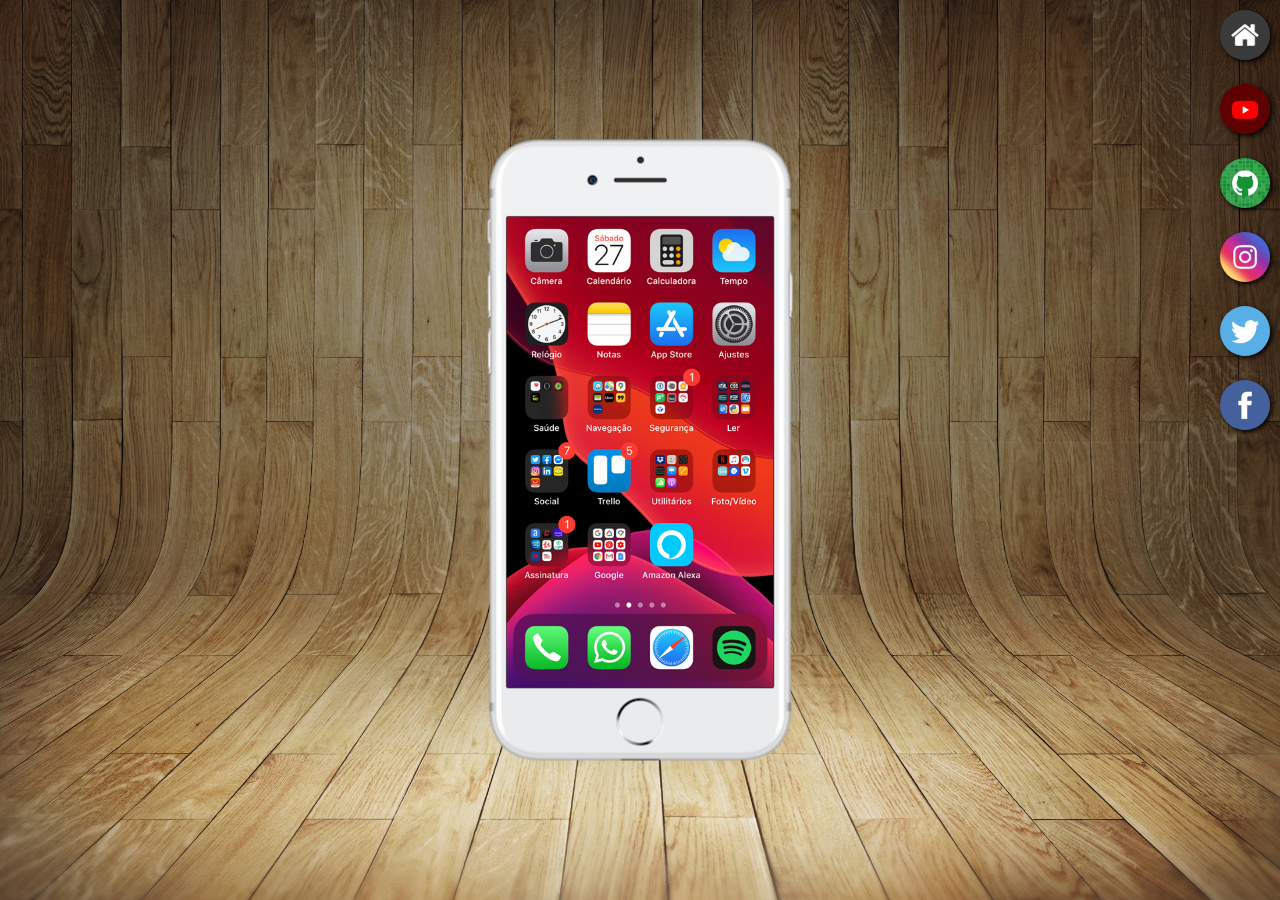
<file: index.html>
<!DOCTYPE html>
<html lang="pt-br">
<head>
    <meta charset="UTF-8">
    <meta name="viewport" content="width=device-width, initial-scale=1.0">
    <title>Projetos Redes Sociais</title>
    <link rel="shortcut icon" href="favicon.ico" type="image/x-icon">
    <link rel="stylesheet" href="estilos/style.css">
</head>
<body>
    <main>
        <section id="telefone">
            <iframe src="home.html" name="tela" id="tela" frameborder="0">
                Seu navegador não é compatível com isso
            </iframe>
        </section>
        <section id="redes-sociais">
            <a href="inicio.html" target="tela"><img src="imagens/logo-home.jpg" alt="home"></a><br>
            <a href="youtube.html" target="tela"><img src="imagens/logo-youtube.jpg" alt="youtube"></a><br>
            <a href="github.html" target="tela"><img src="imagens/logo-github.jpg" alt="github"></a><br>
            <a href="instagram.html" target="tela"><img src="imagens/logo-instagram.jpg" alt="instagram"></a><br>
            <a href="twitter.html" target="tela"><img src="imagens/logo-twitter.jpg" alt="twitter"></a><br>
            <a href="facebook.html" target="tela"><img src="imagens/logo-facebook.jpg" alt="facebook"></a>
        </section>
    </main>
</body>
</html>
</file>
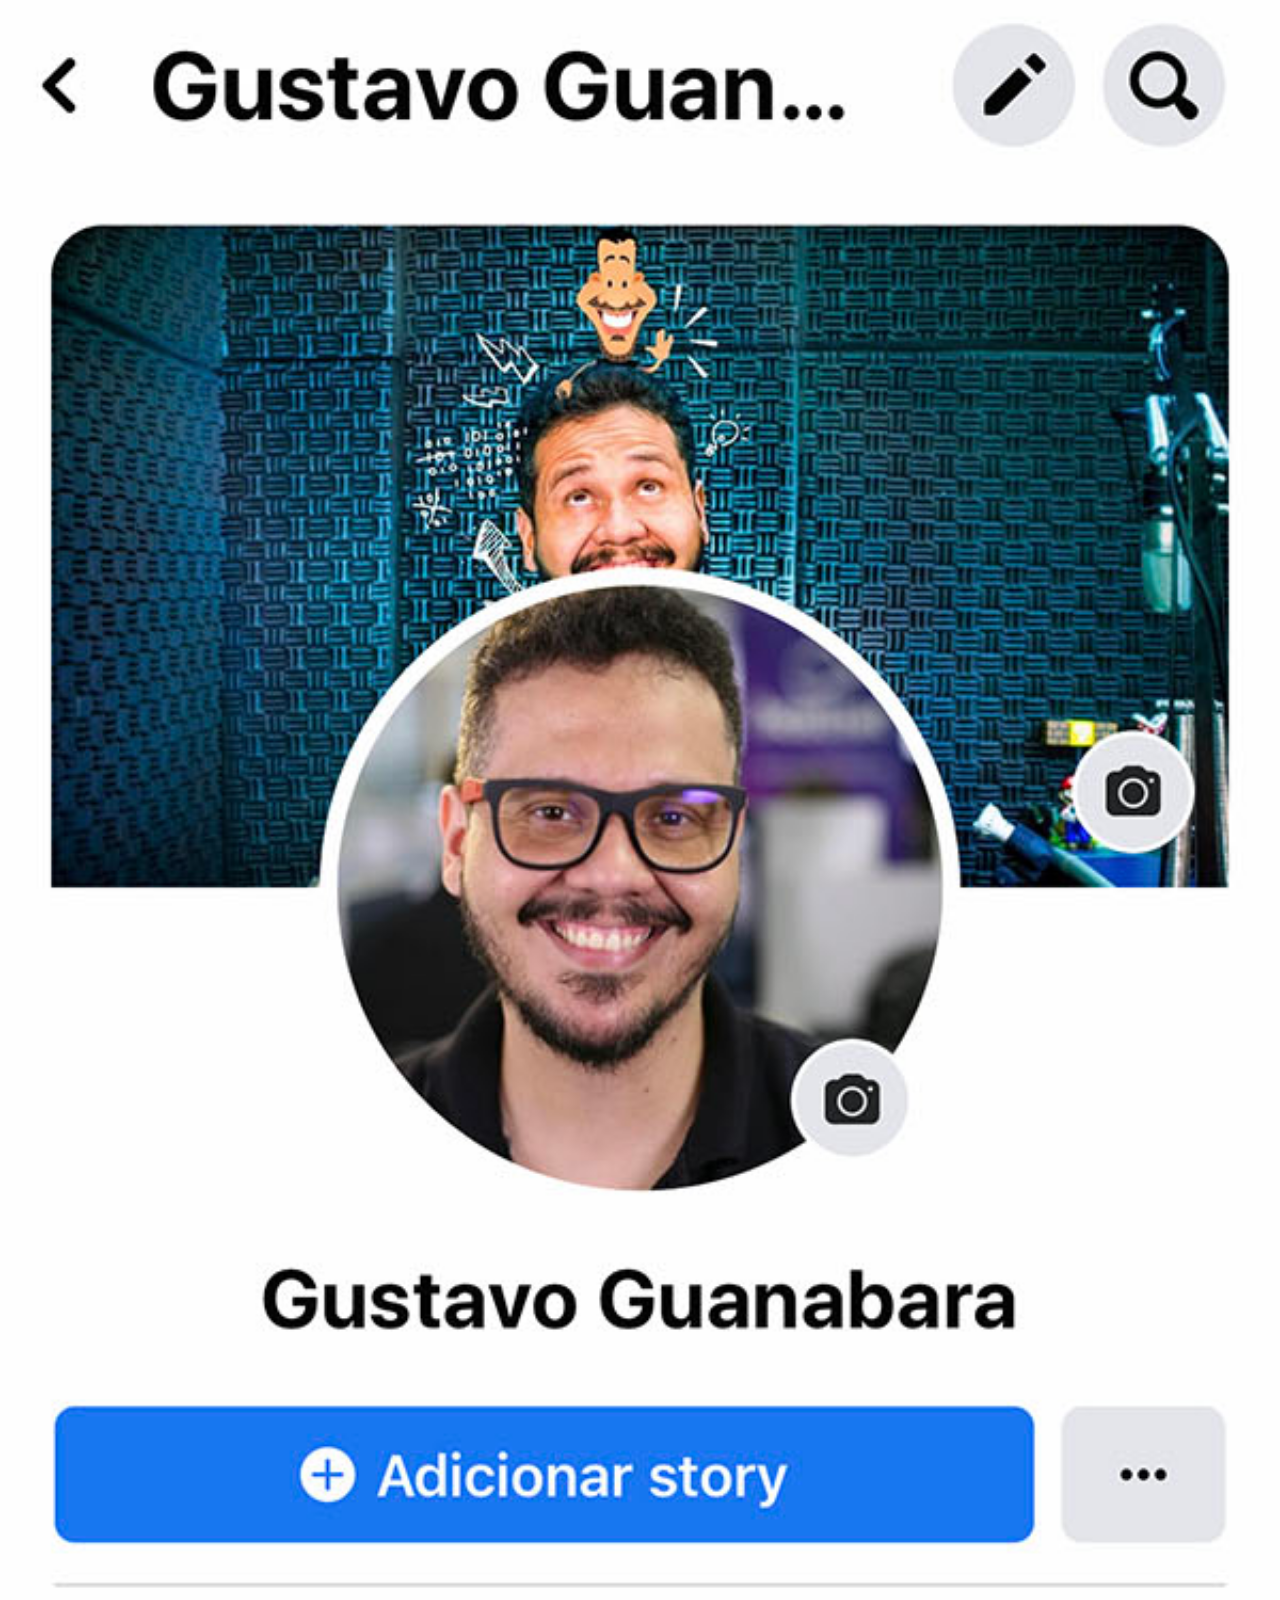
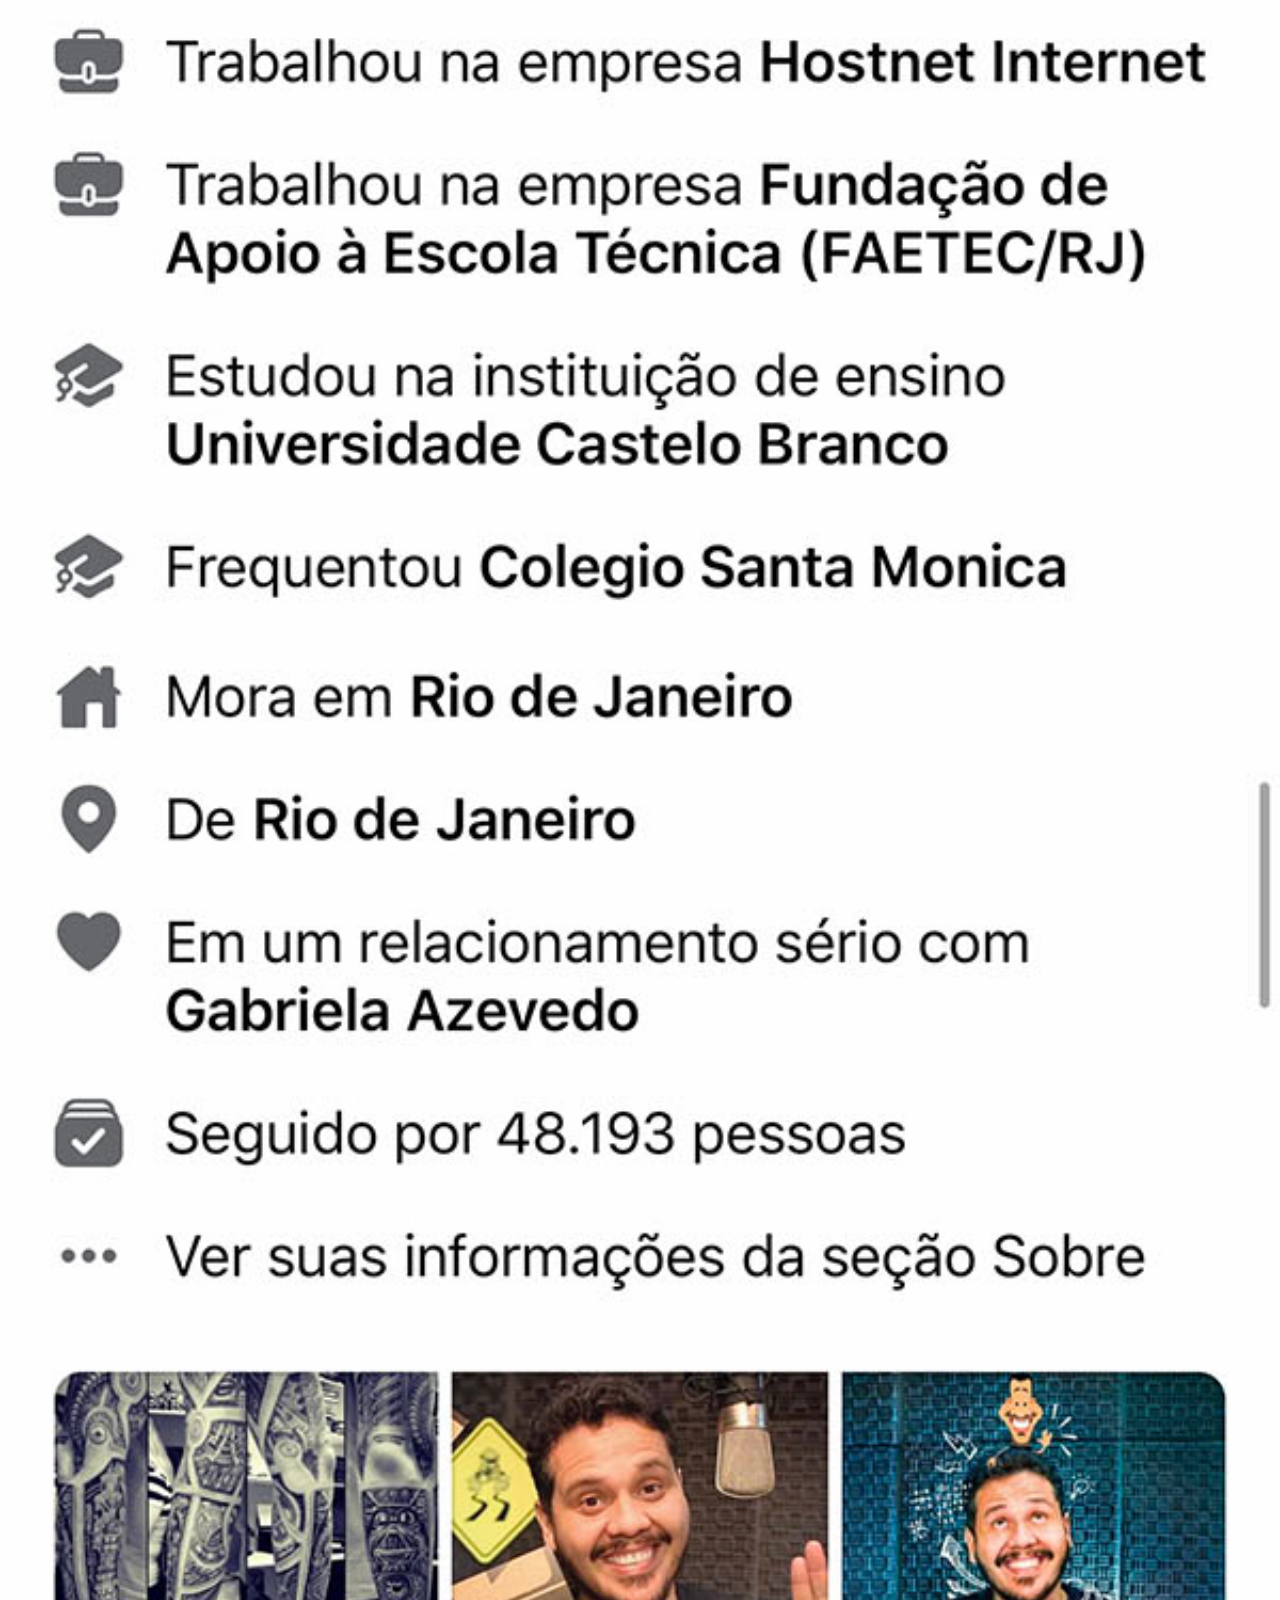
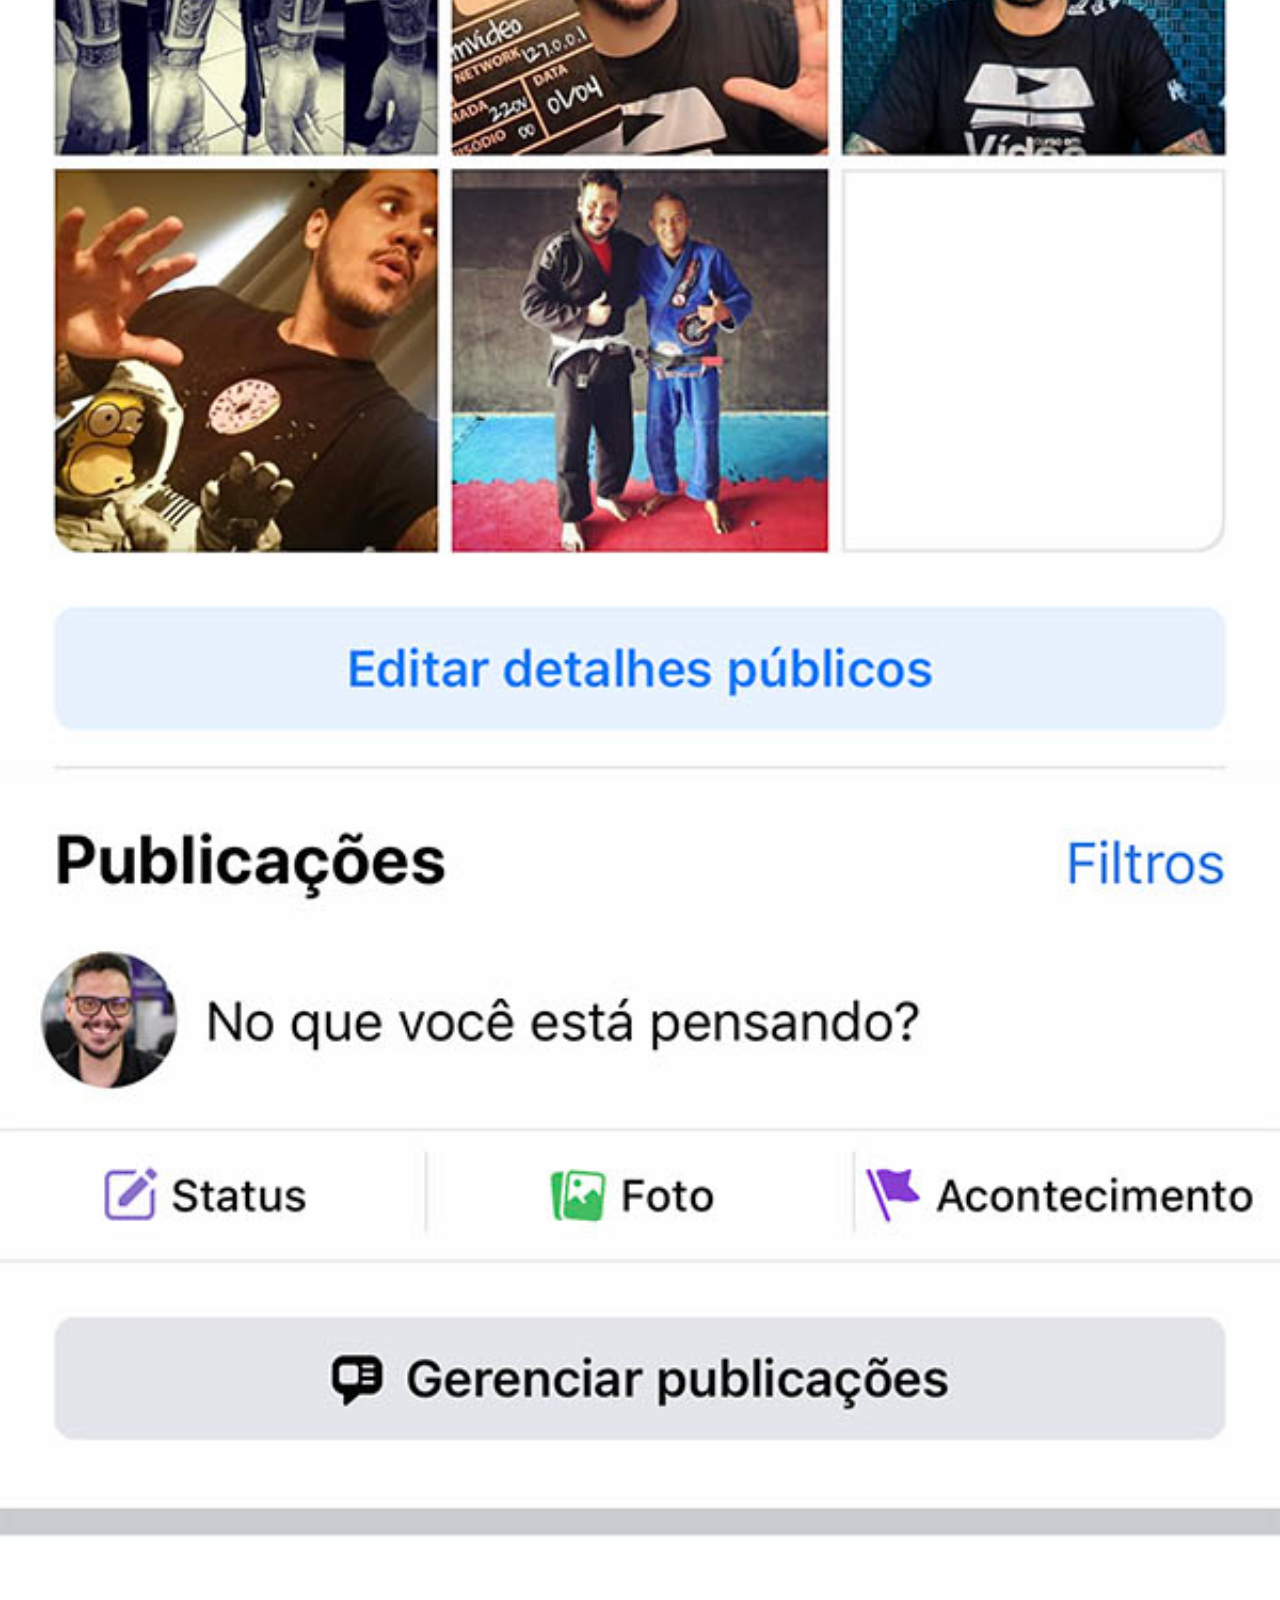
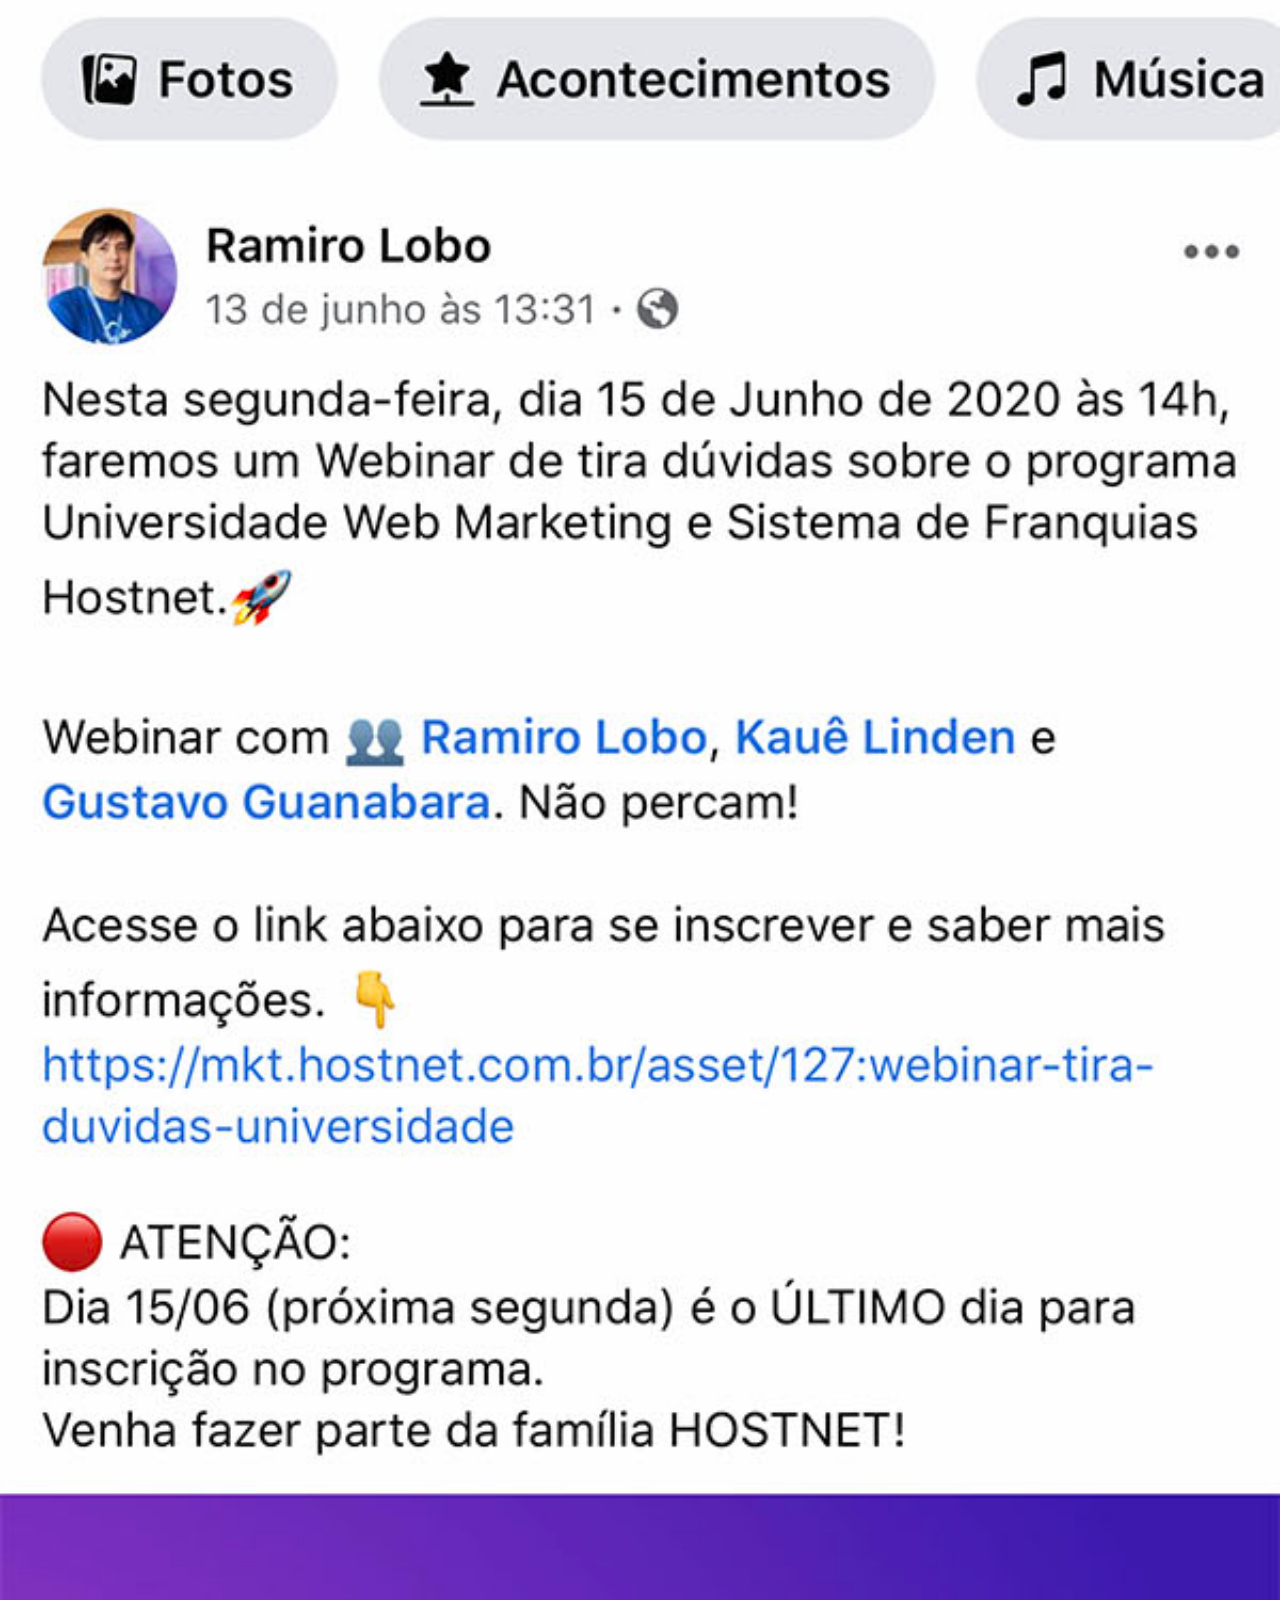
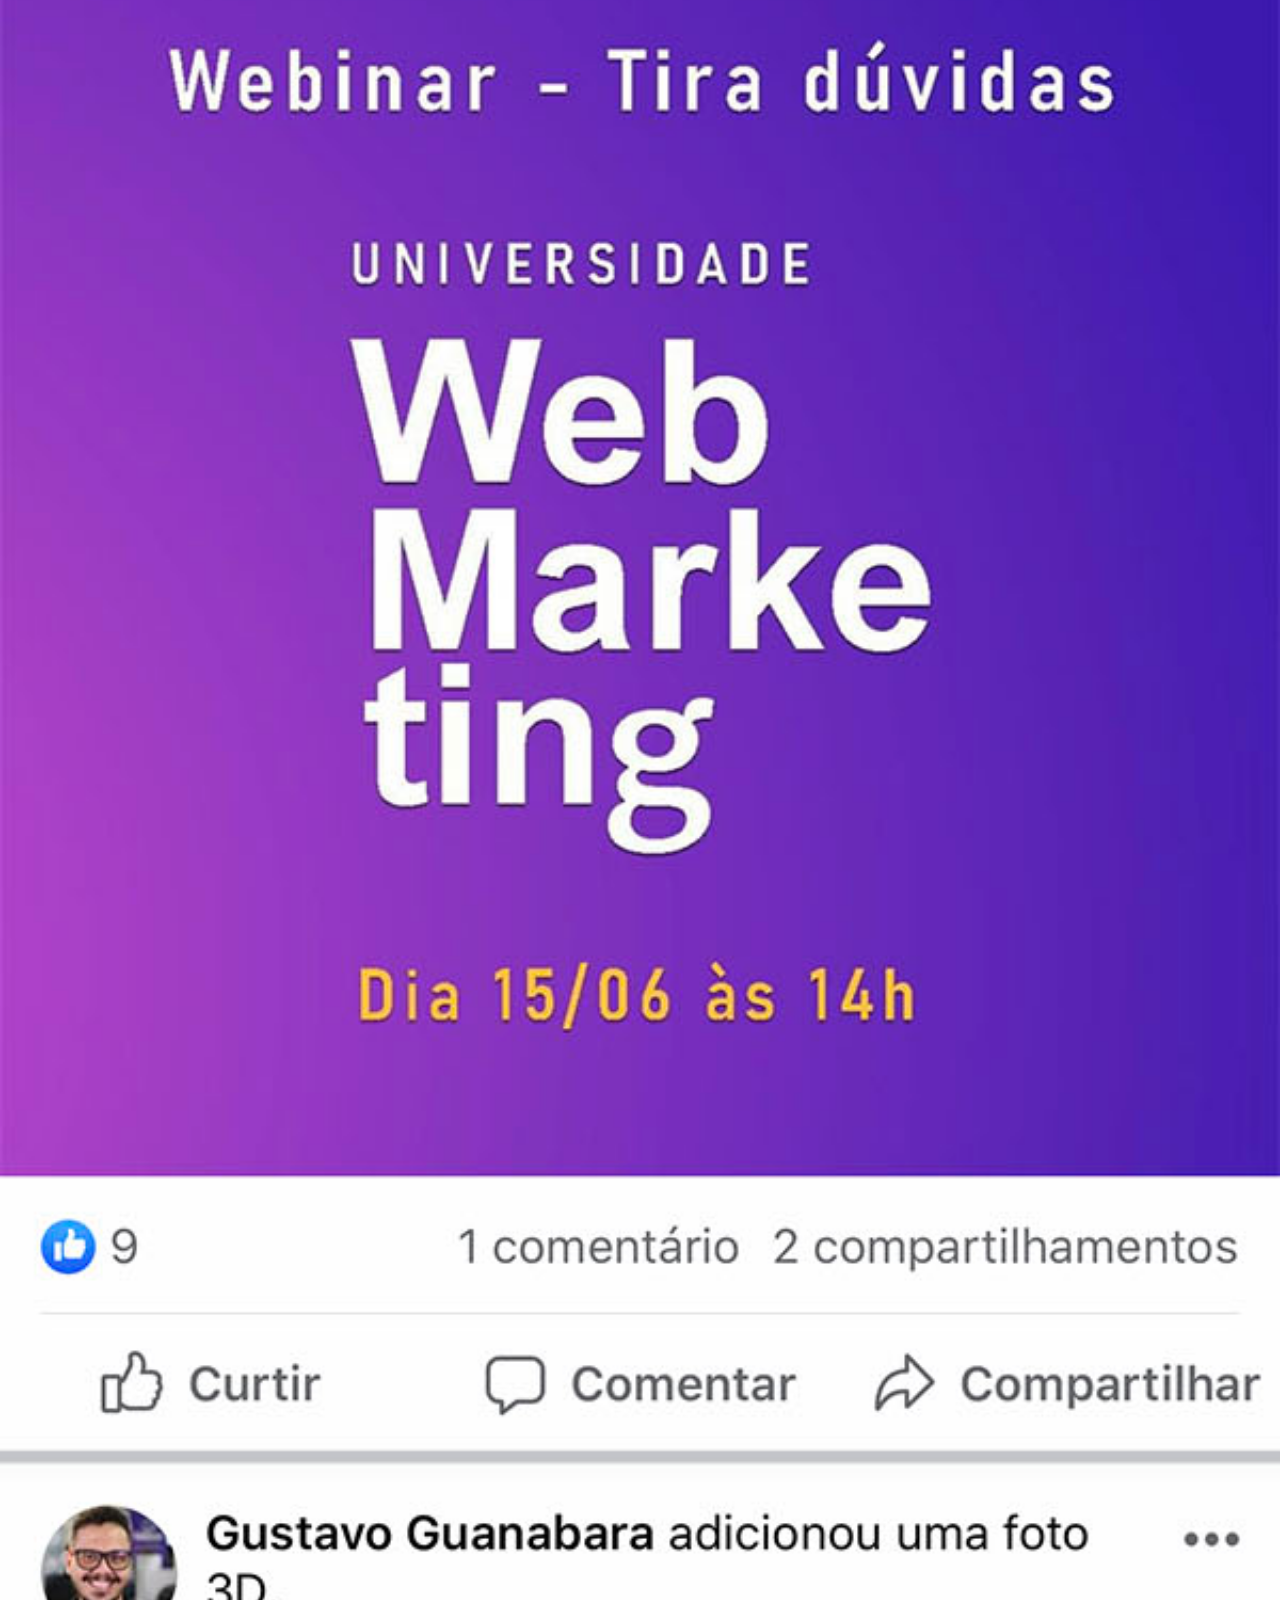
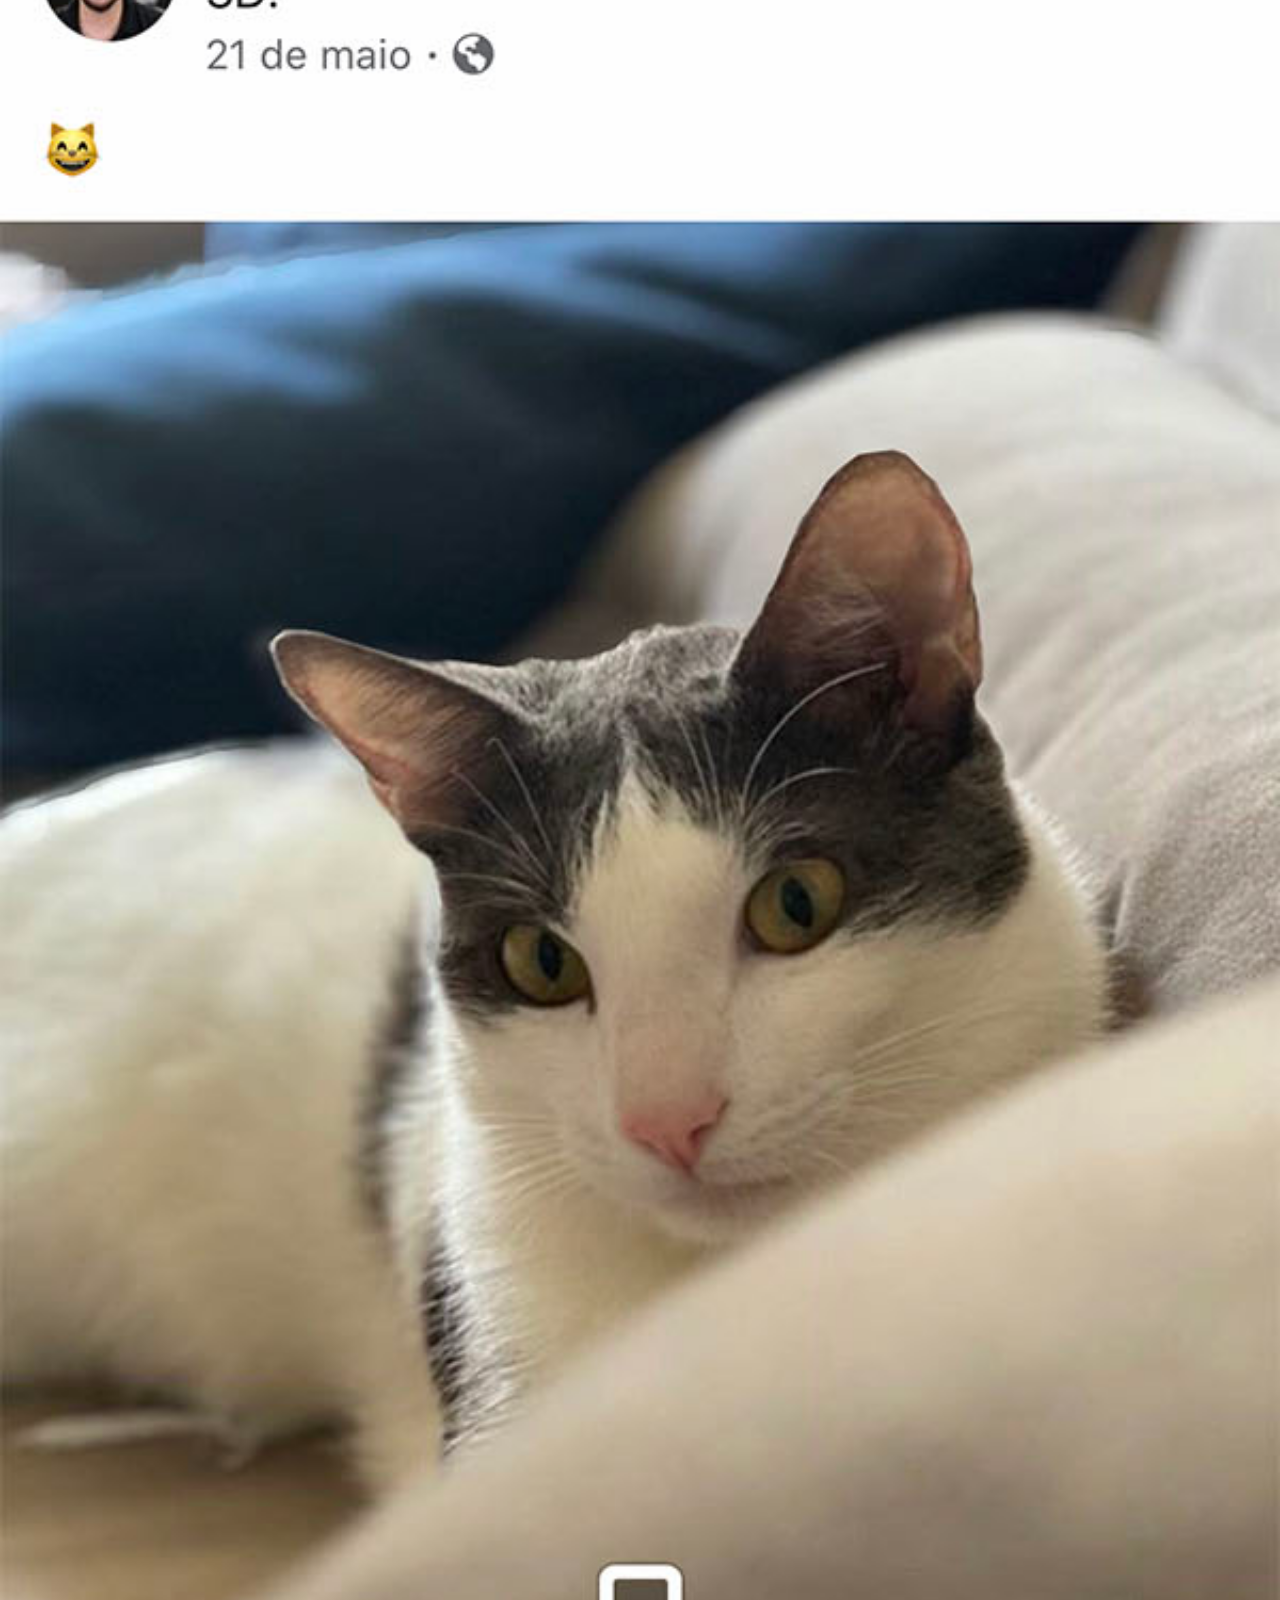
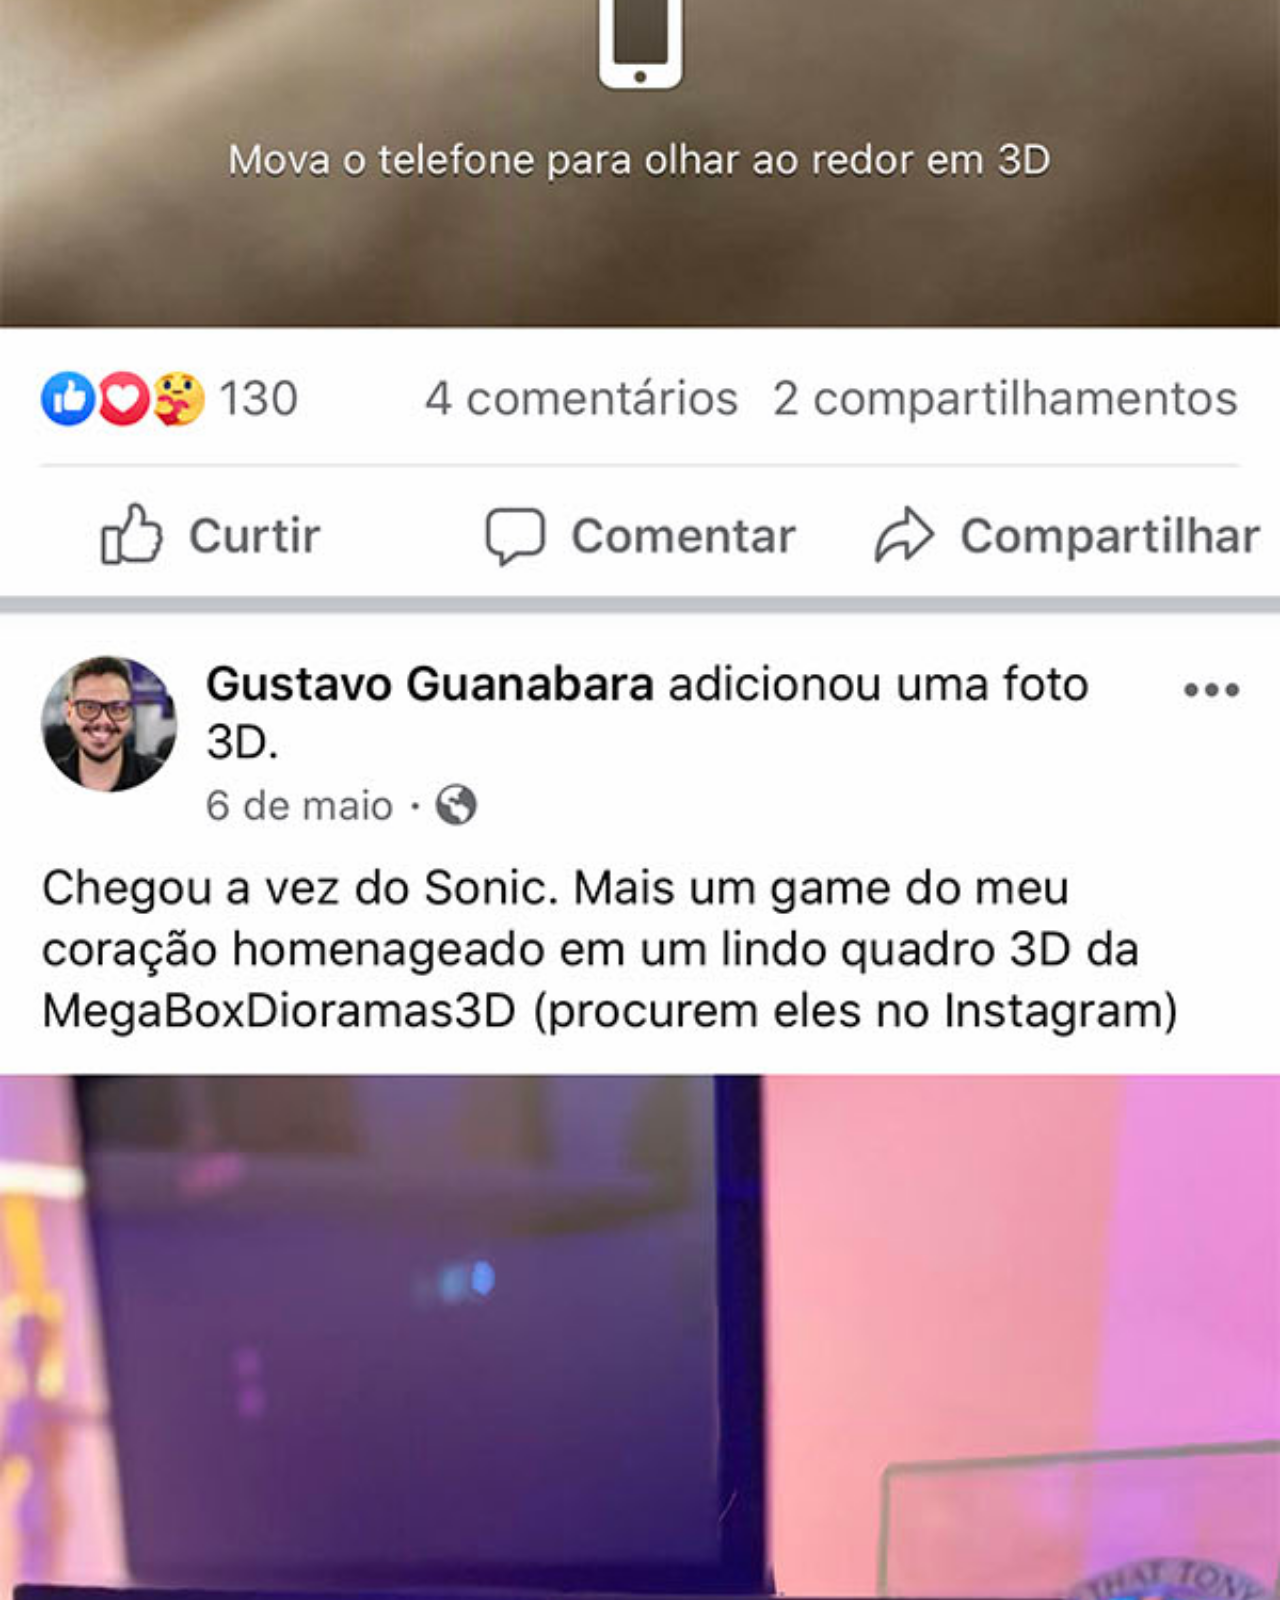
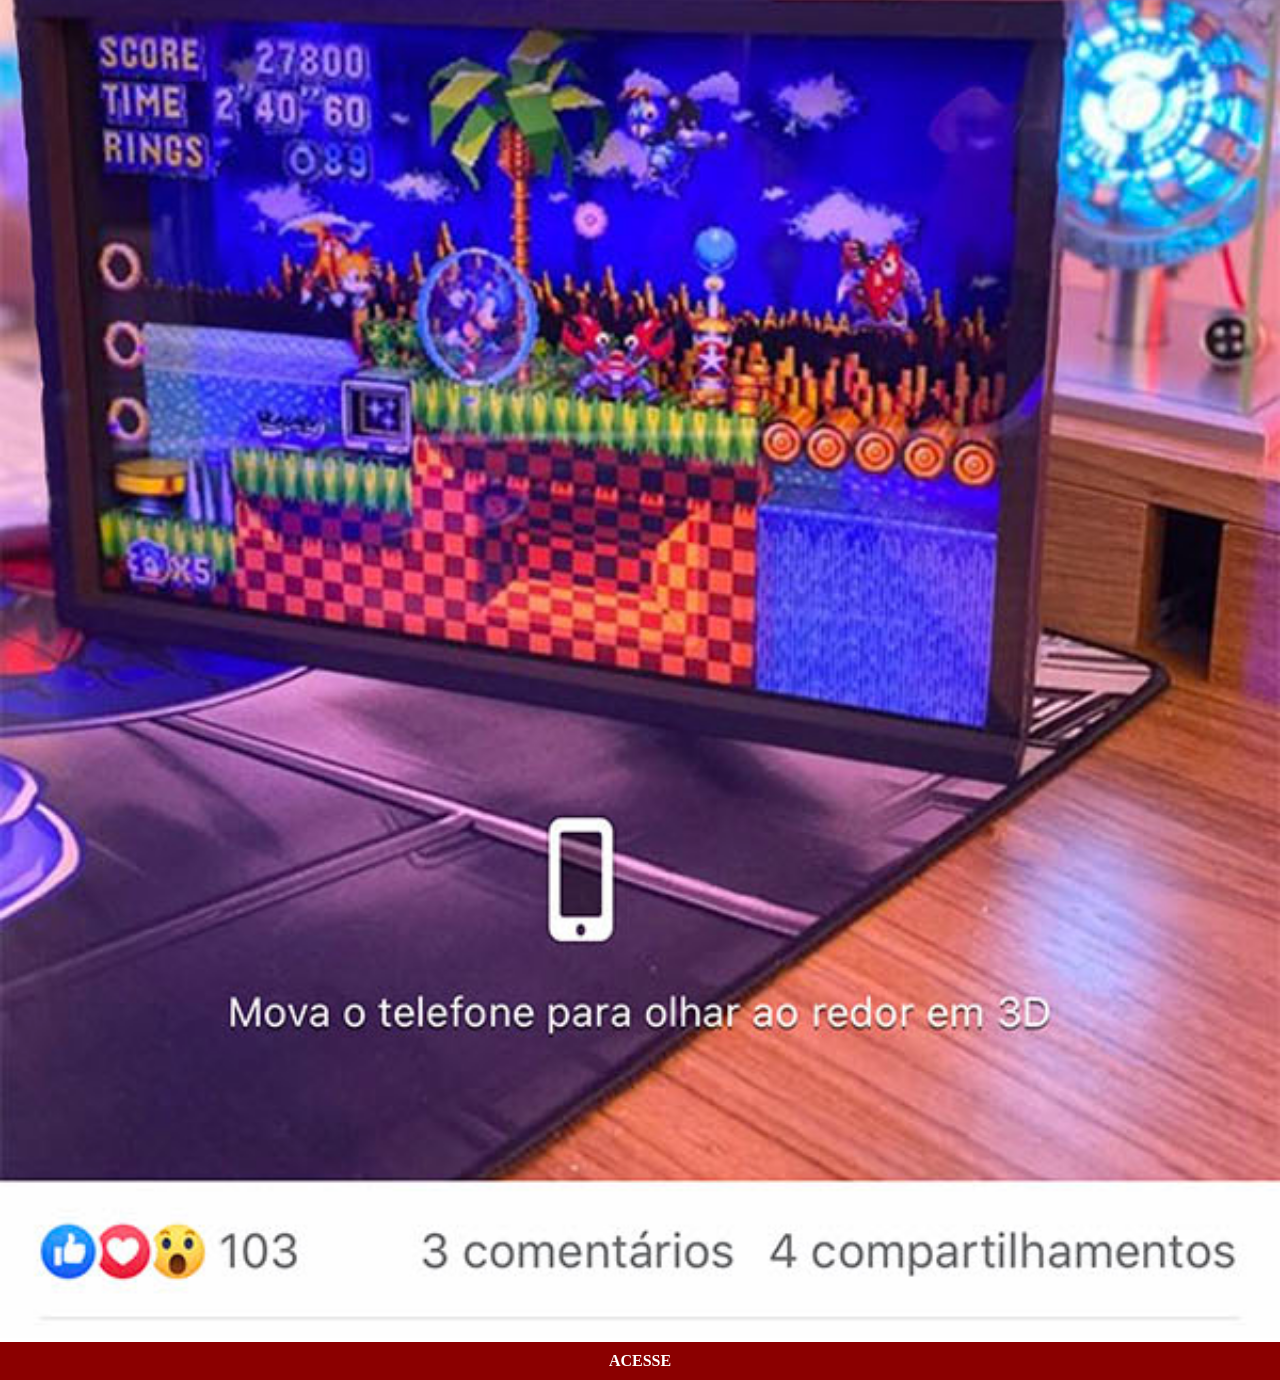
<file: facebook.html>
<!DOCTYPE html>
<html lang="pt-br">
<head>
    <meta charset="UTF-8">
    <meta name="viewport" content="width=device-width, initial-scale=1.0">
    <title>facebook</title>
    <link rel="stylesheet" href="estilos/social.css">
</head>
<body>
    <img src="imagens/tela-facebook.jpg" alt="facebook">
    <a href="https://www.facebook.com/gustavoguanabara/?locale=pt_BR" target="_blank">ACESSE</a>
</body>
</html>
</file>
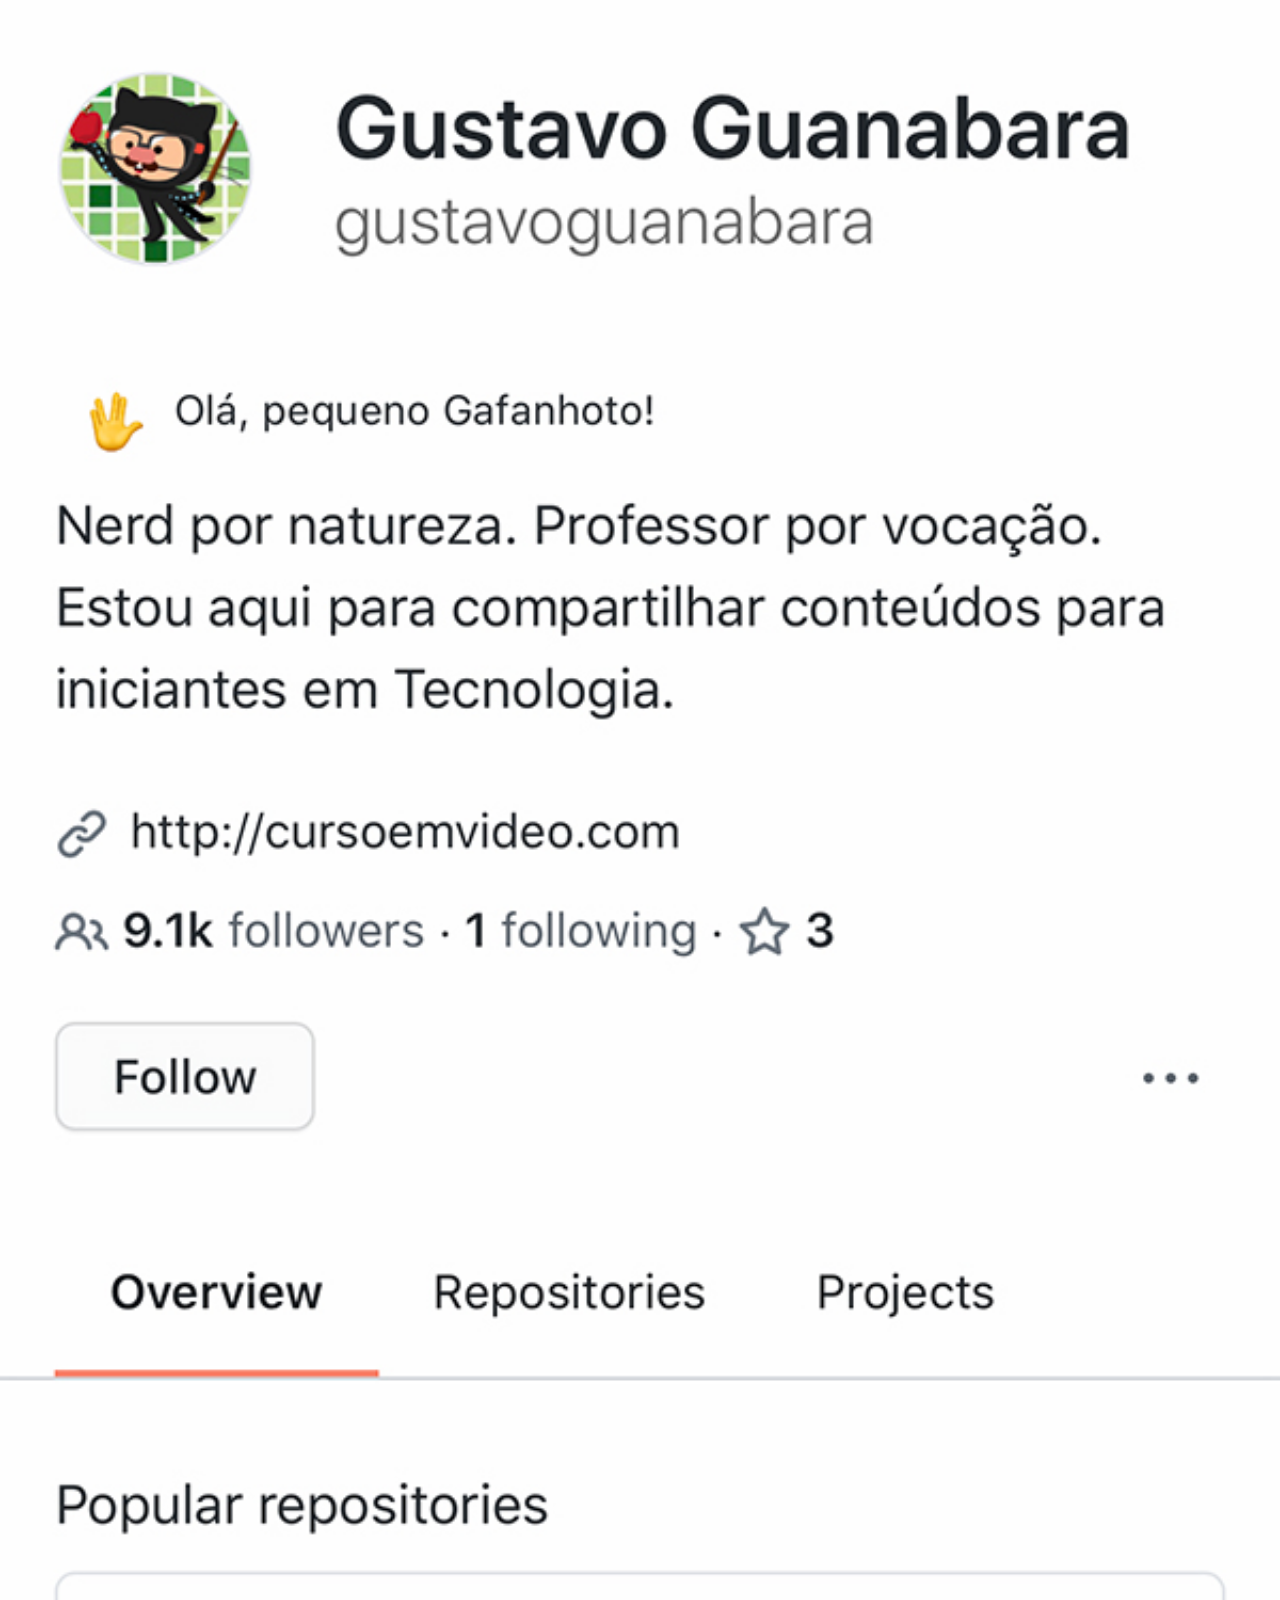
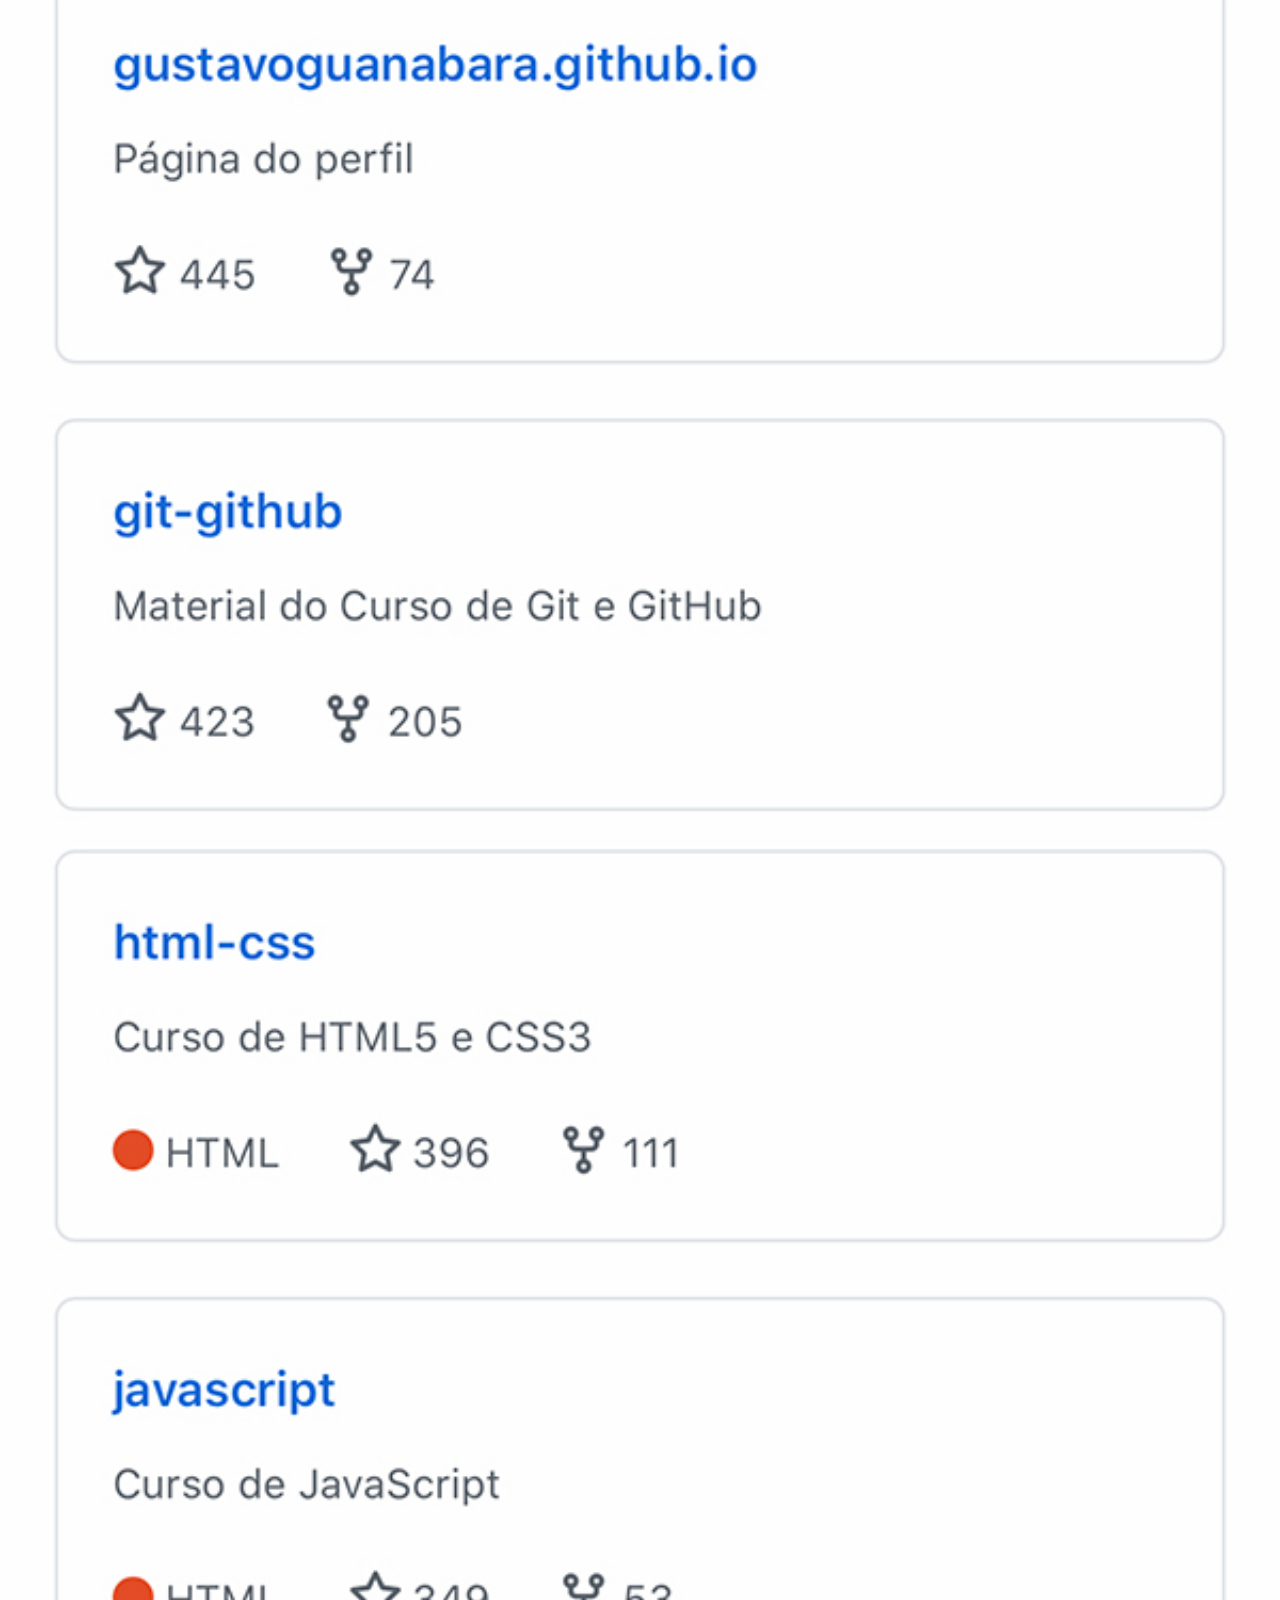
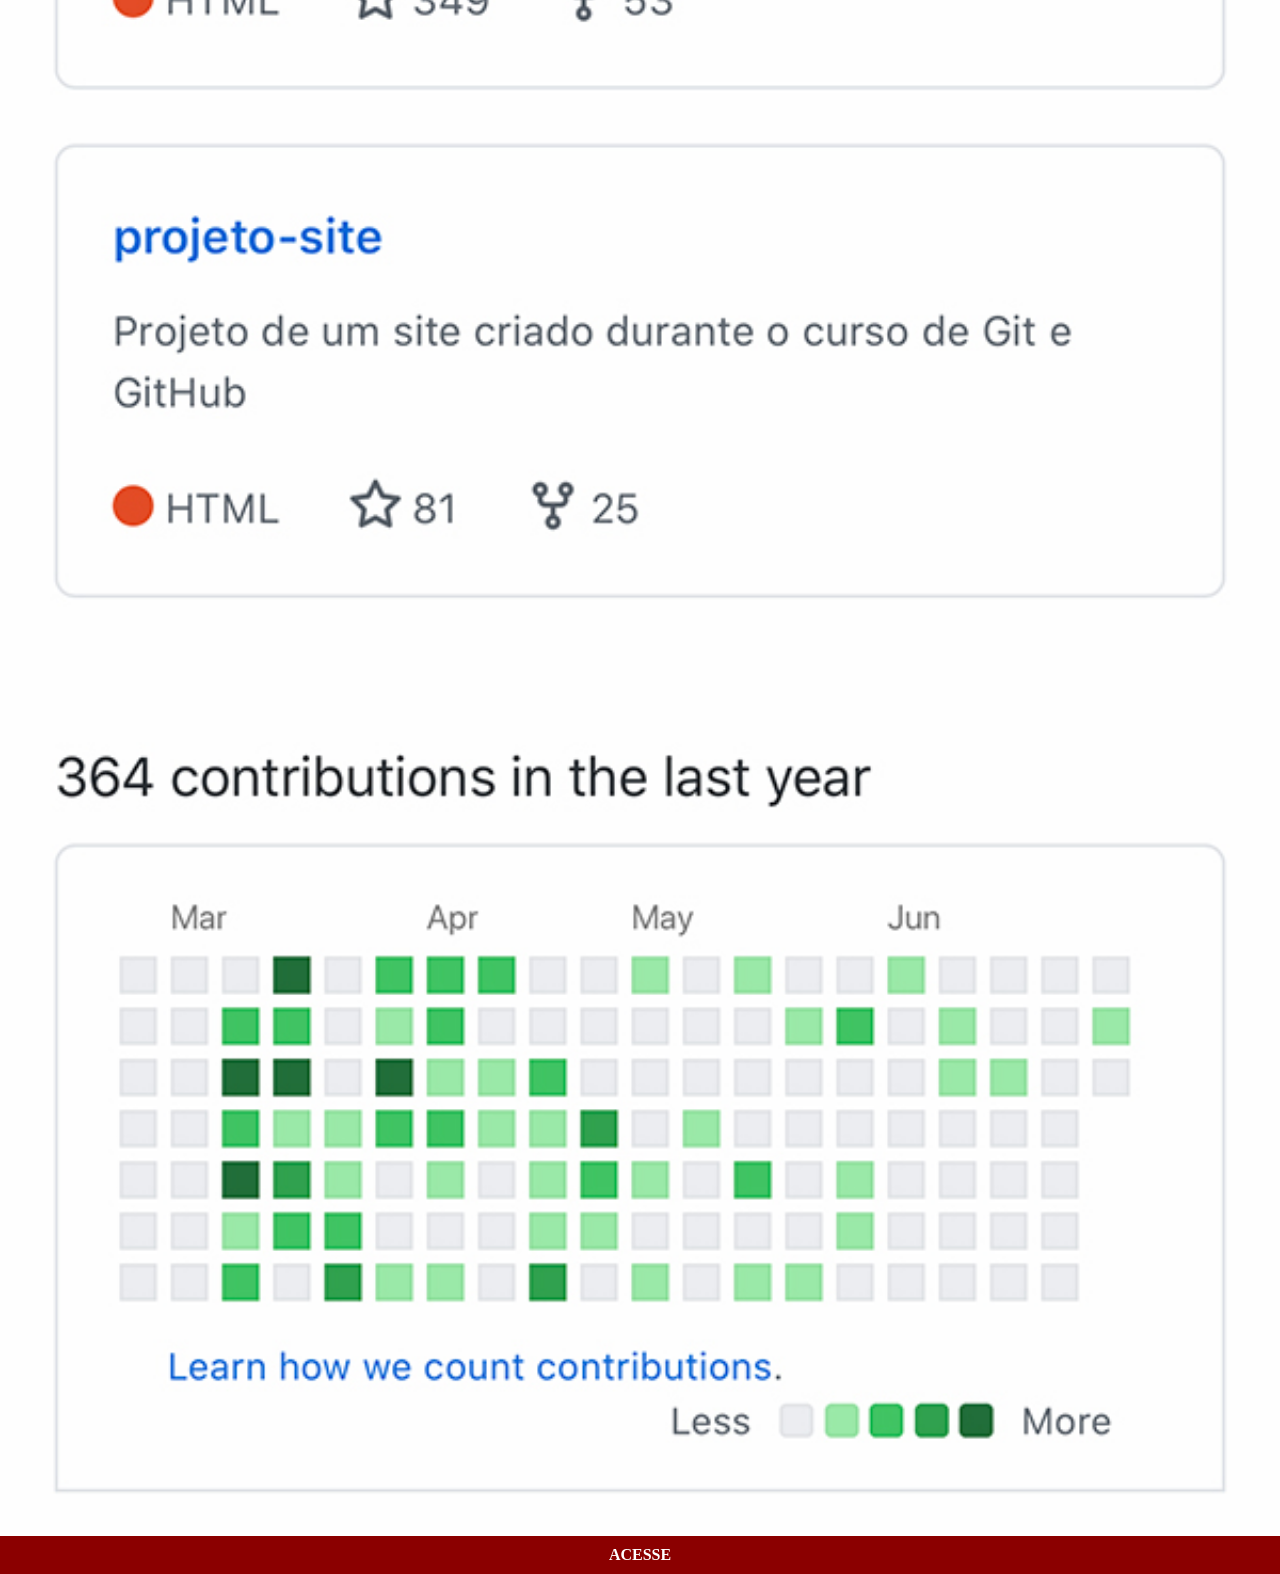
<file: github.html>
<!DOCTYPE html>
<html lang="pt-br">
<head>
    <meta charset="UTF-8">
    <meta name="viewport" content="width=device-width, initial-scale=1.0">
    <title>GitHub</title>
    <link rel="stylesheet" href="estilos/social.css">
</head>
<body>
    <img src="imagens/tela-github.jpg" alt="github">
    <a href="https://github.com/gustavoguanabara" target="_blank">ACESSE</a>
</body>
</html>
</file>
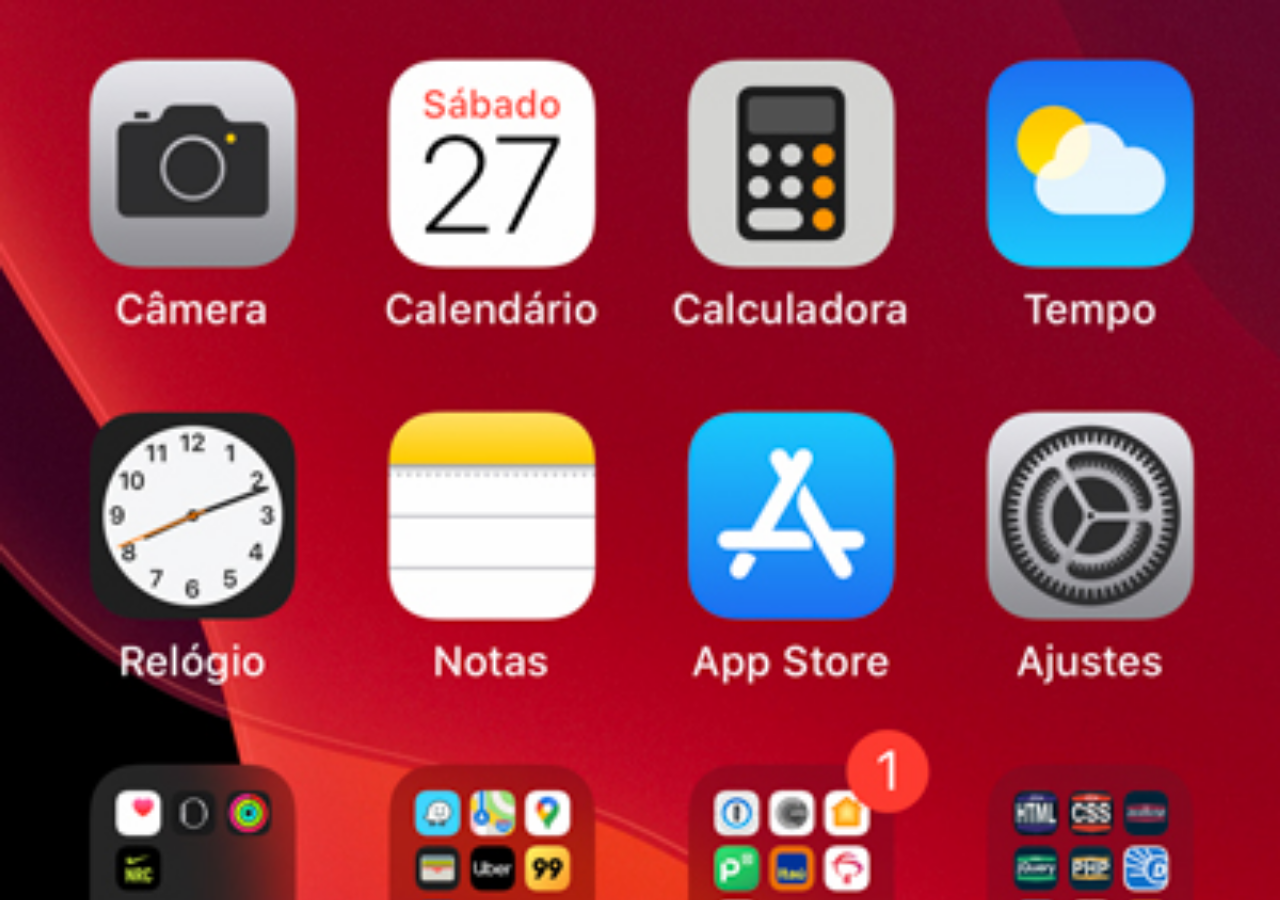
<file: home.html>
<!DOCTYPE html>
<html lang="pt-br">
<head>
    <meta charset="UTF-8">
    <meta name="viewport" content="width=device-width, initial-scale=1.0">
    <title>Home</title>
</head>
<style>
    *{
        margin: 0px;
        padding: 0px;
    }

    body{
        width: 100vw;
        height: 100vh;
        background: black url(imagens/tela-home.jpg) no-repeat top center;
        background-size: cover;
    }
</style>
<body>
    
</body>
</html>
</file>
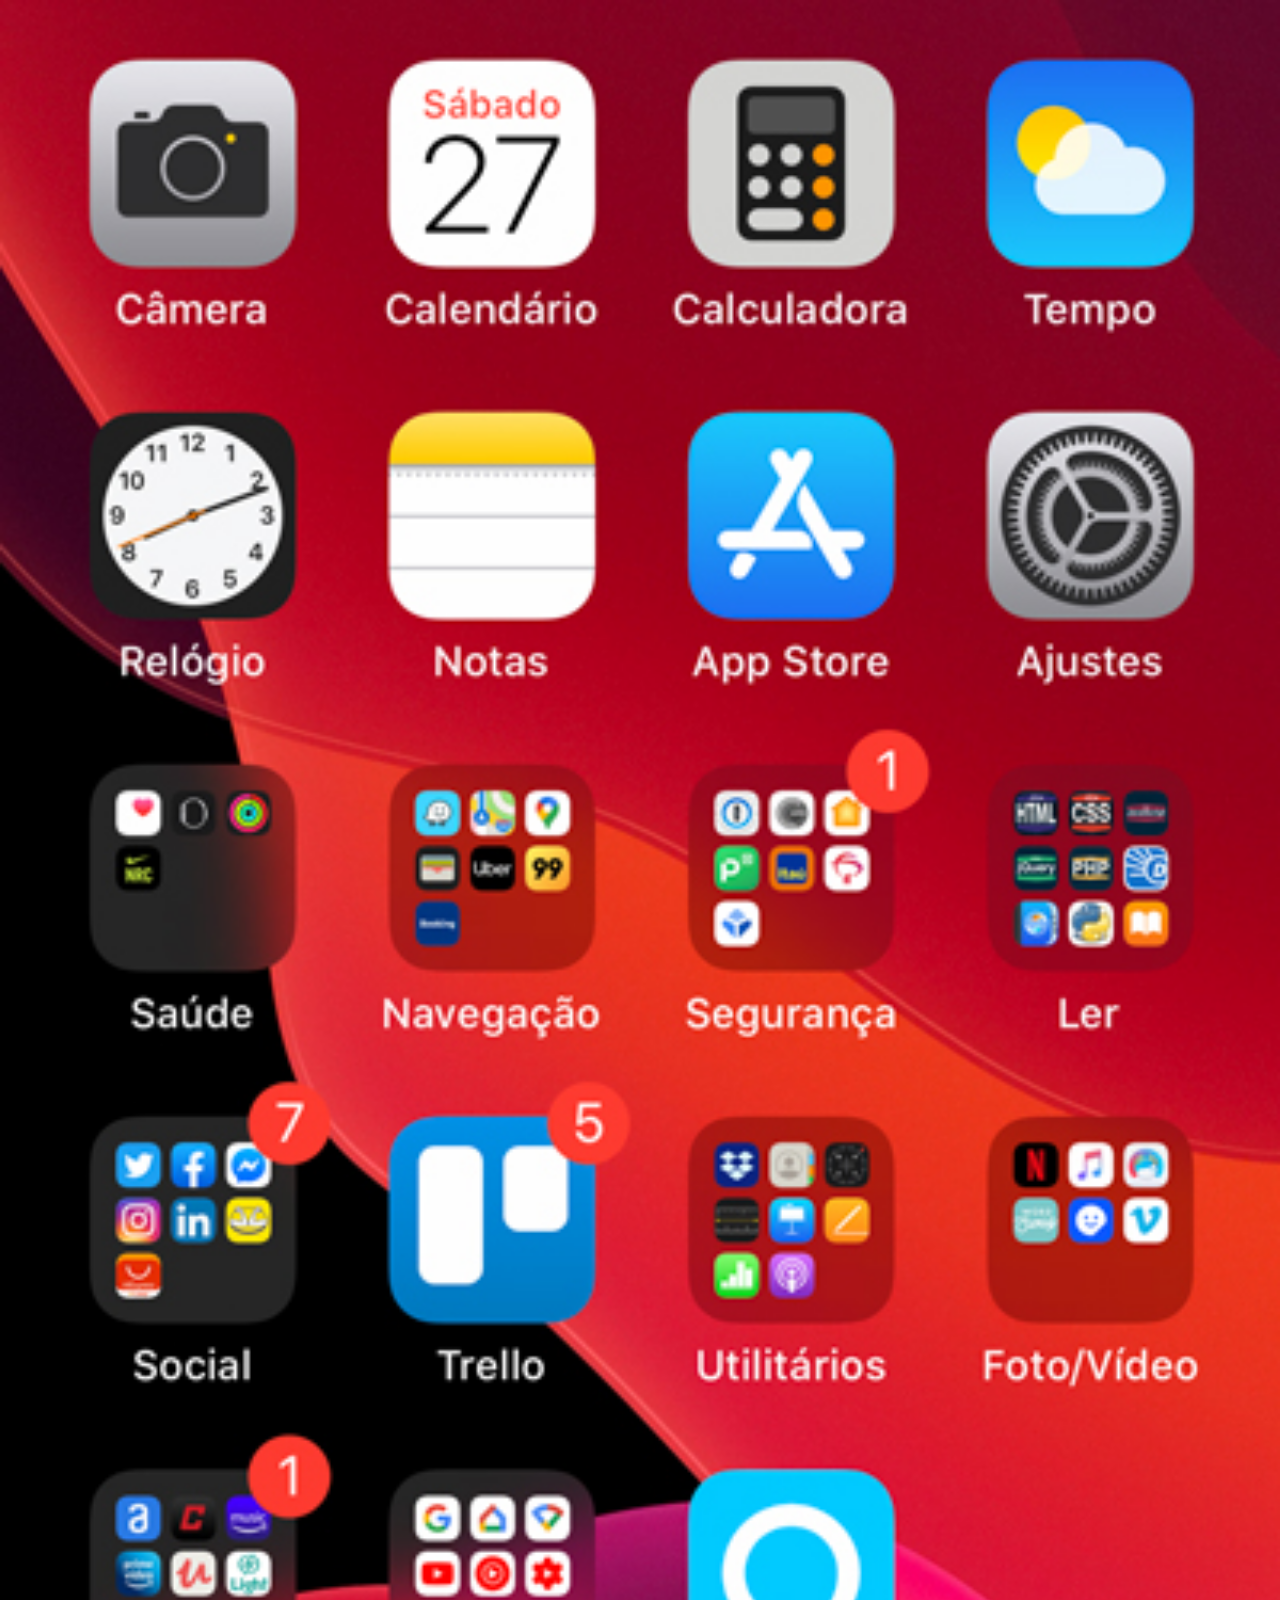
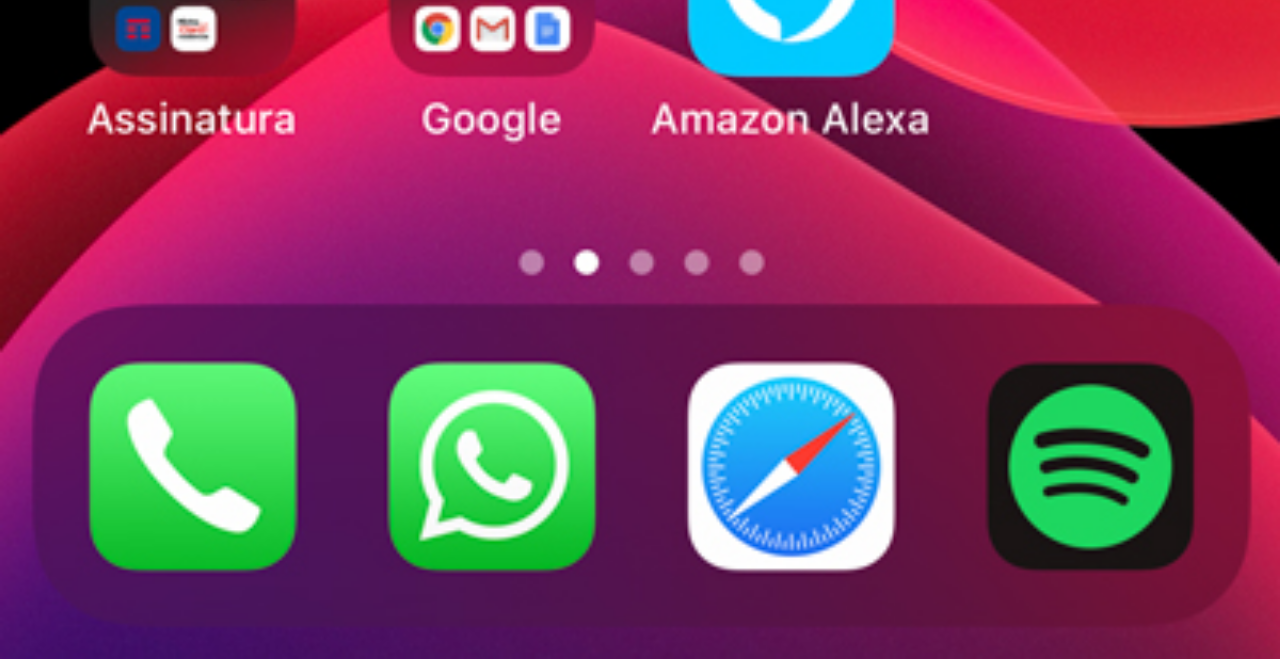
<file: inicio.html>
<!DOCTYPE html>
<html lang="pt-bt">
<head>
    <meta charset="UTF-8">
    <meta name="viewport" content="width=device-width, initial-scale=1.0">
    <title>inicio</title>
    <link rel="stylesheet" href="estilos/social.css">
</head>
<body>
    <img src="imagens/tela-home.jpg" alt="inicio">
</body>
</html>
</file>
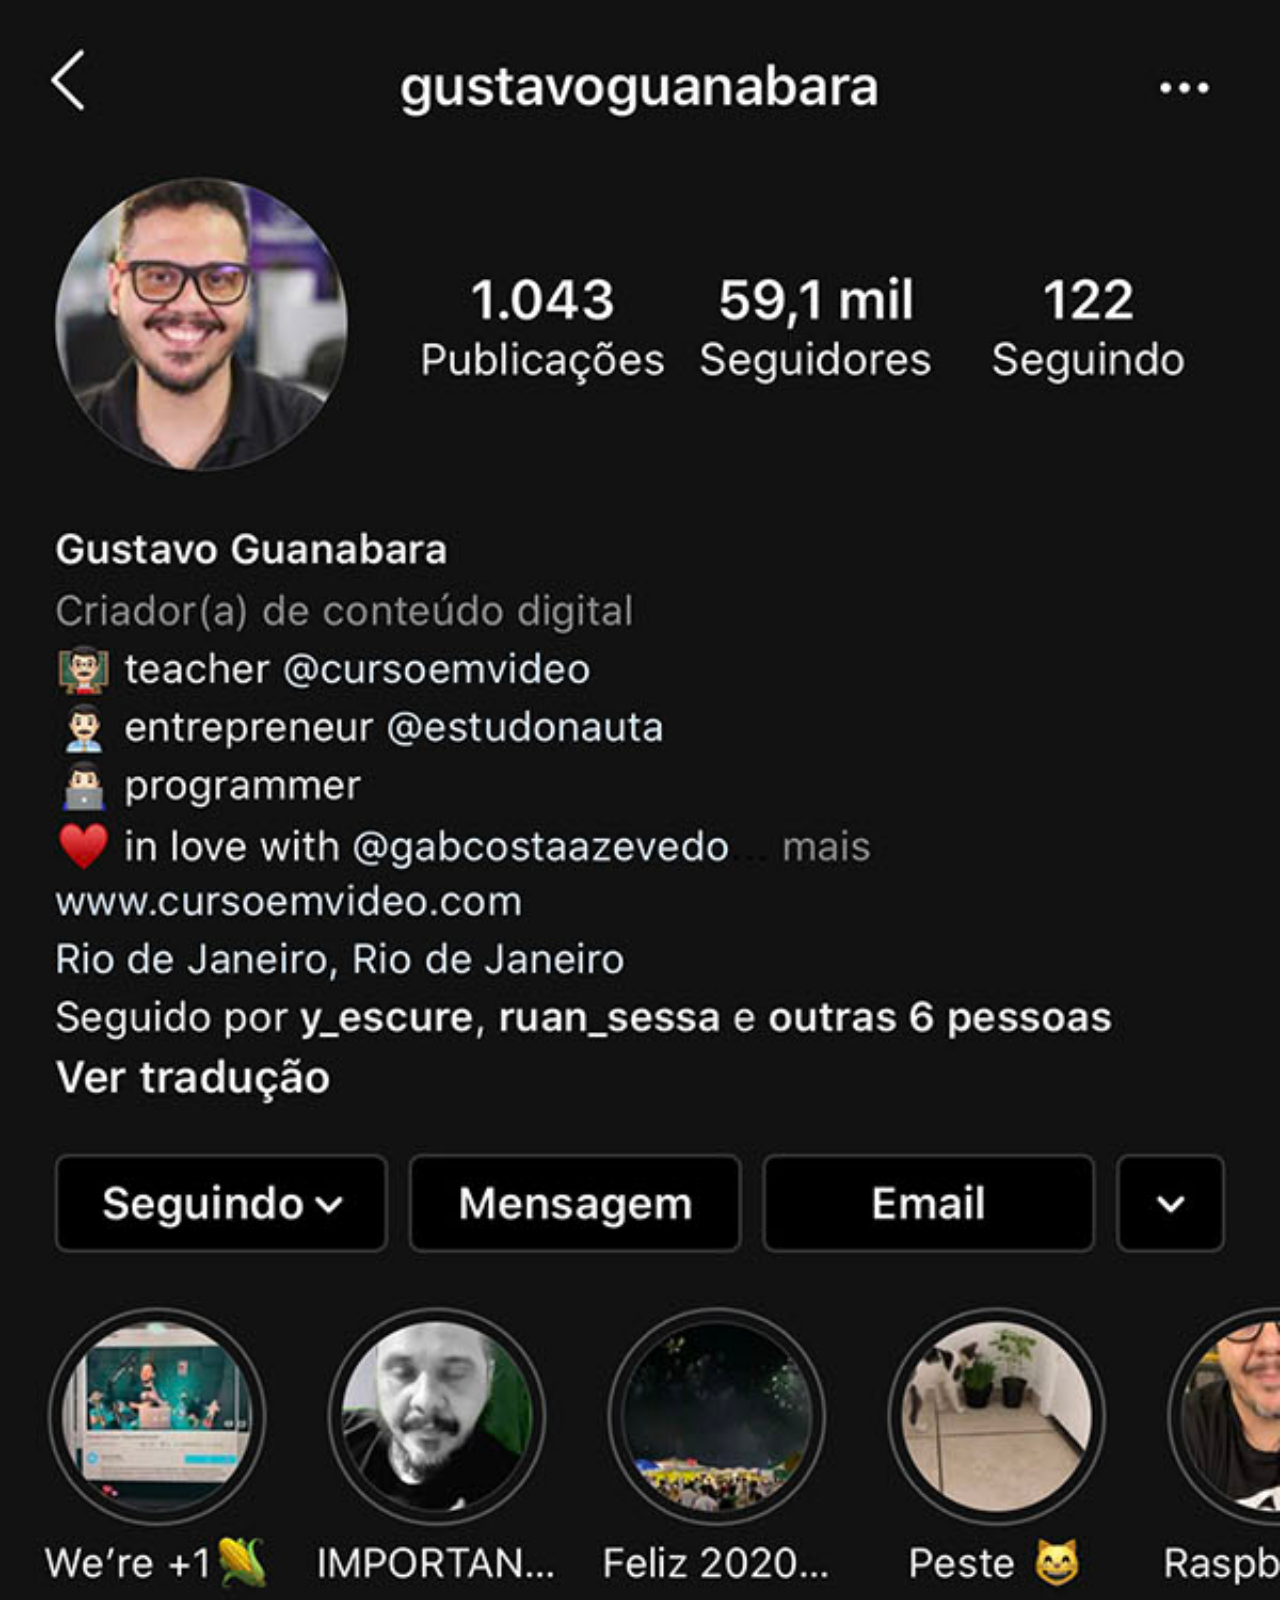
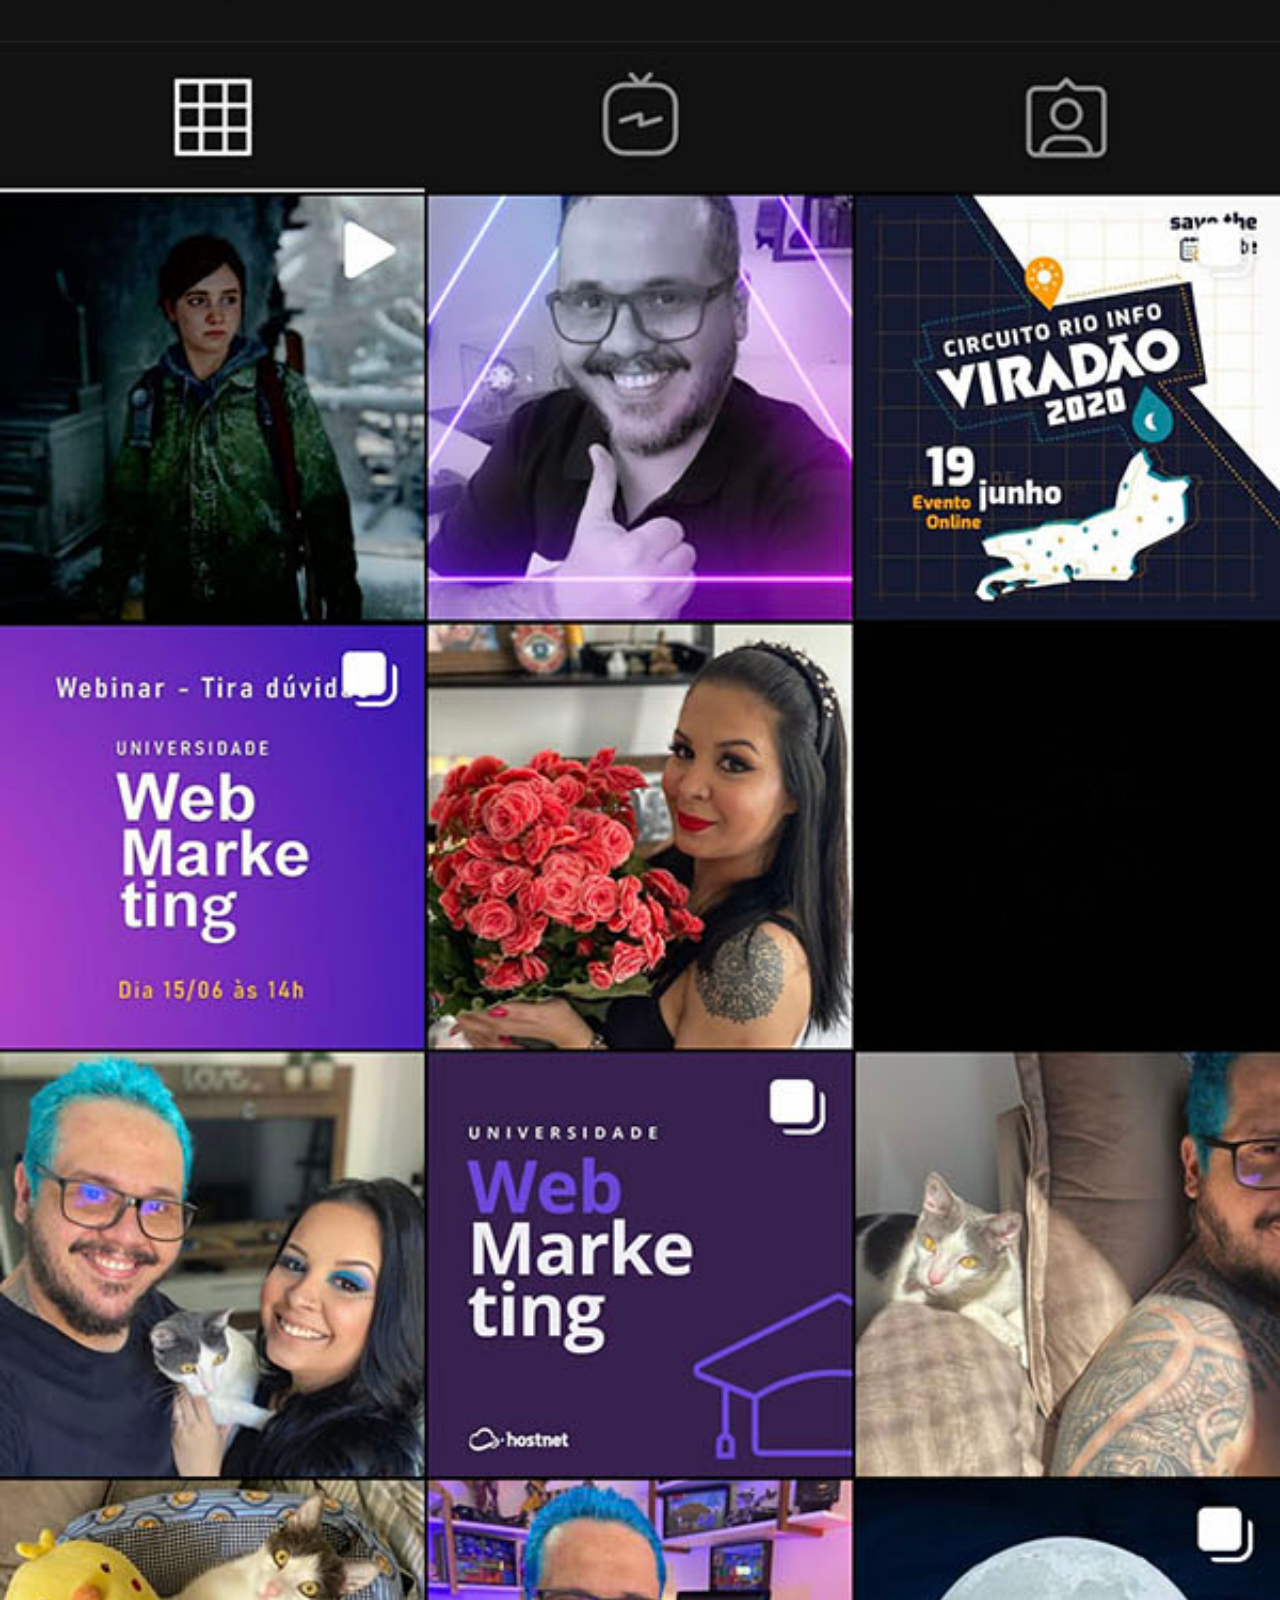
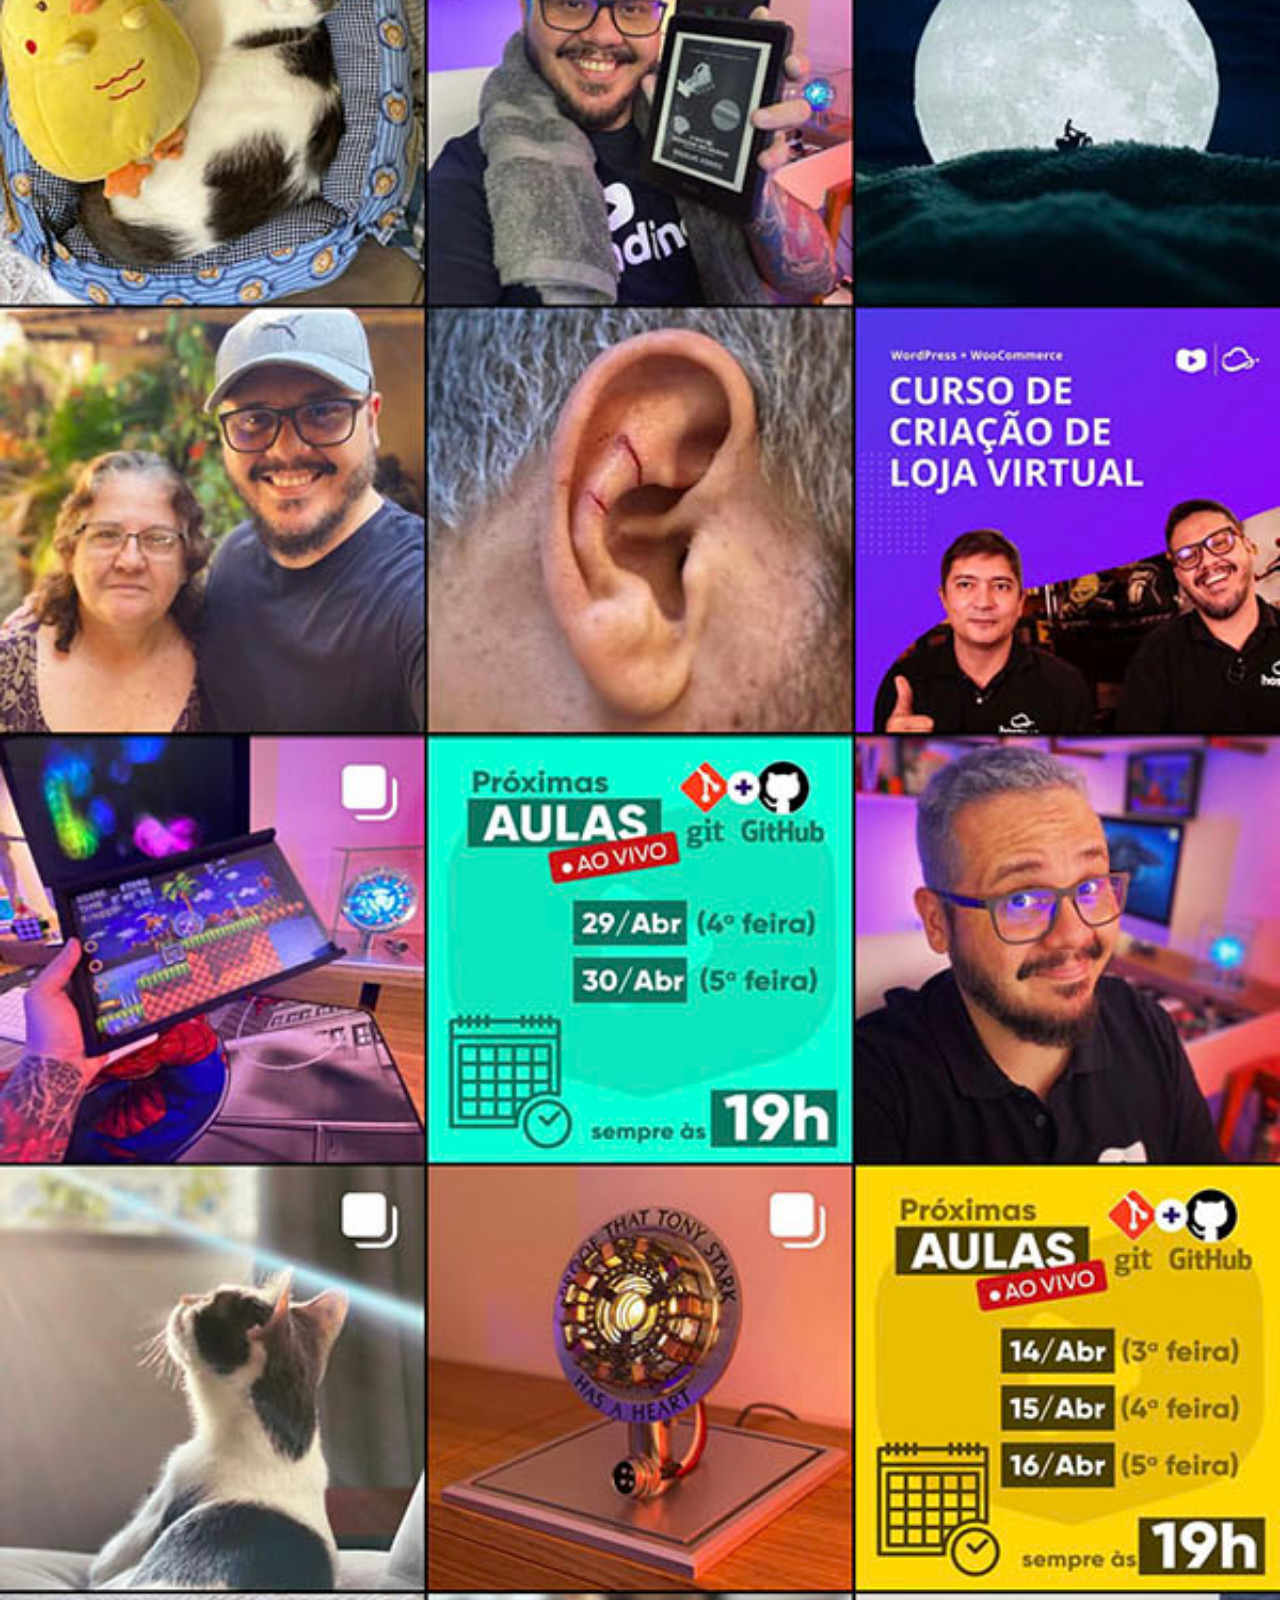
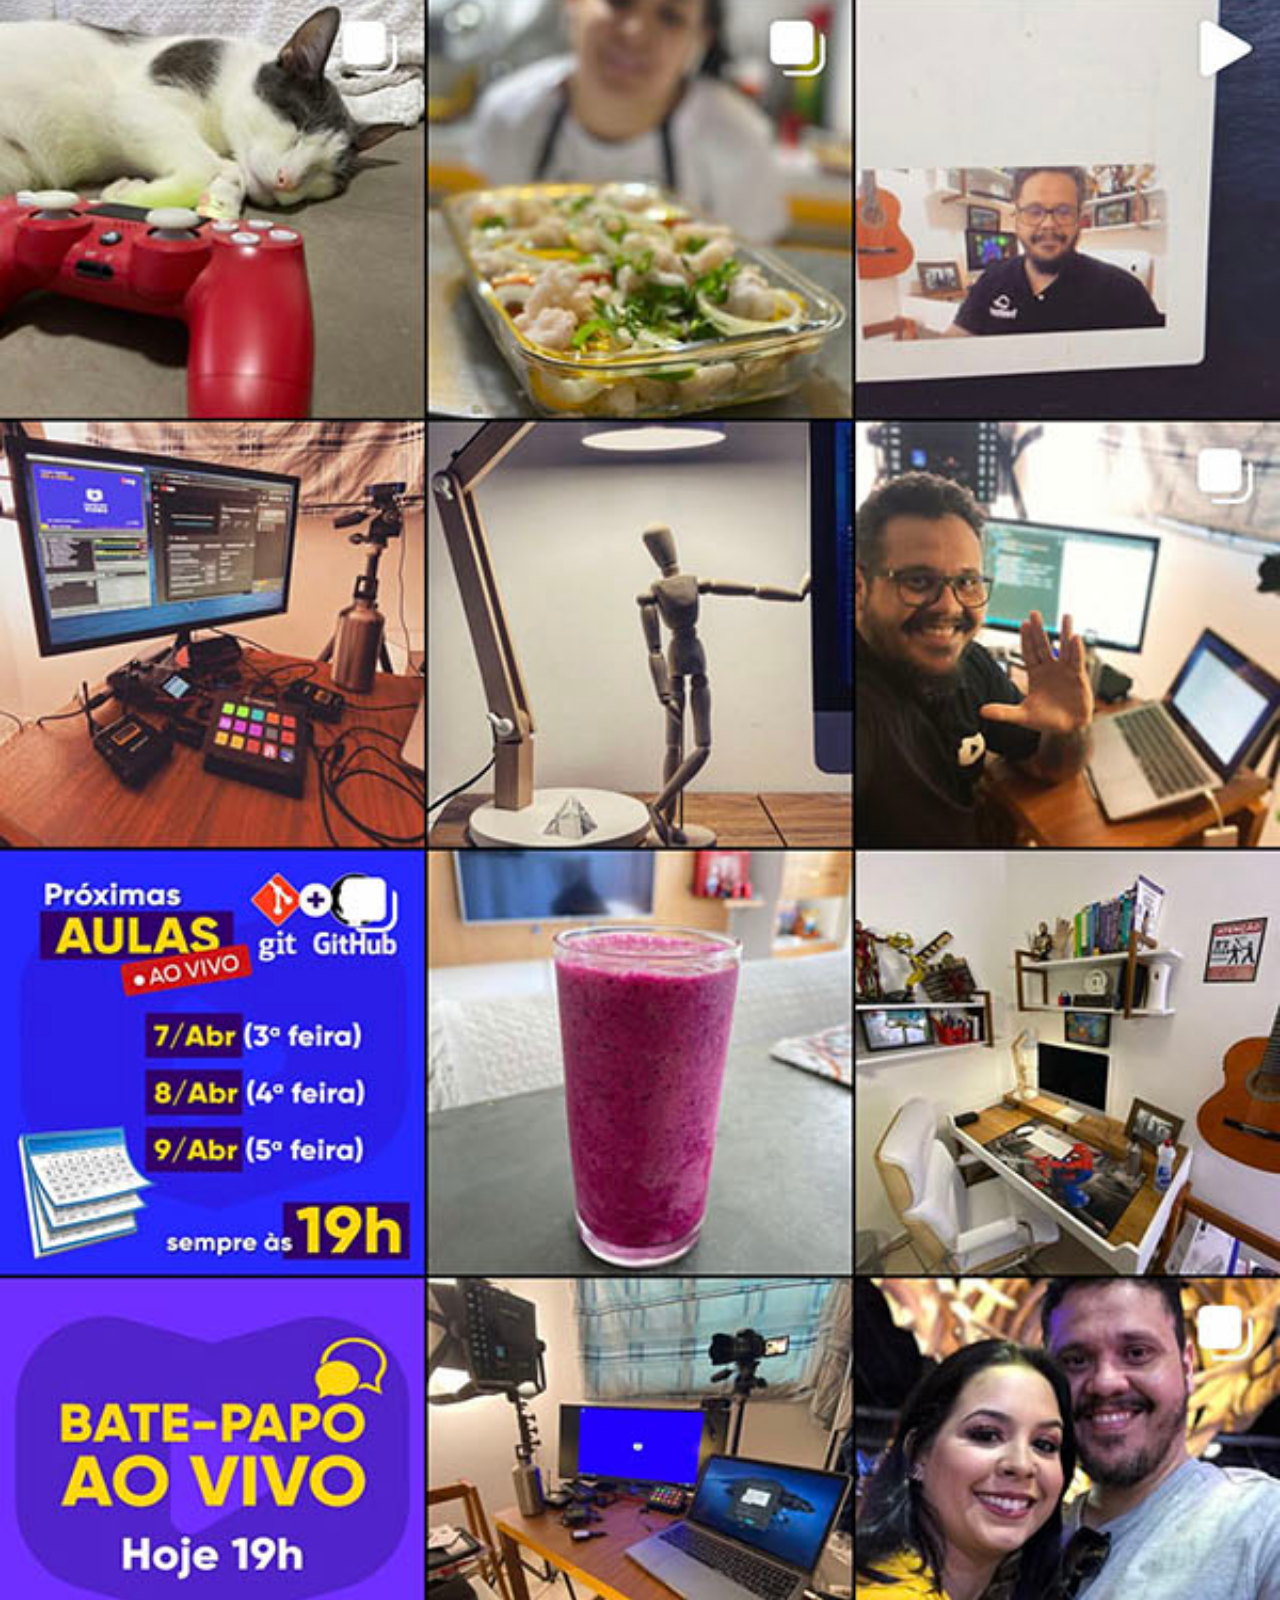
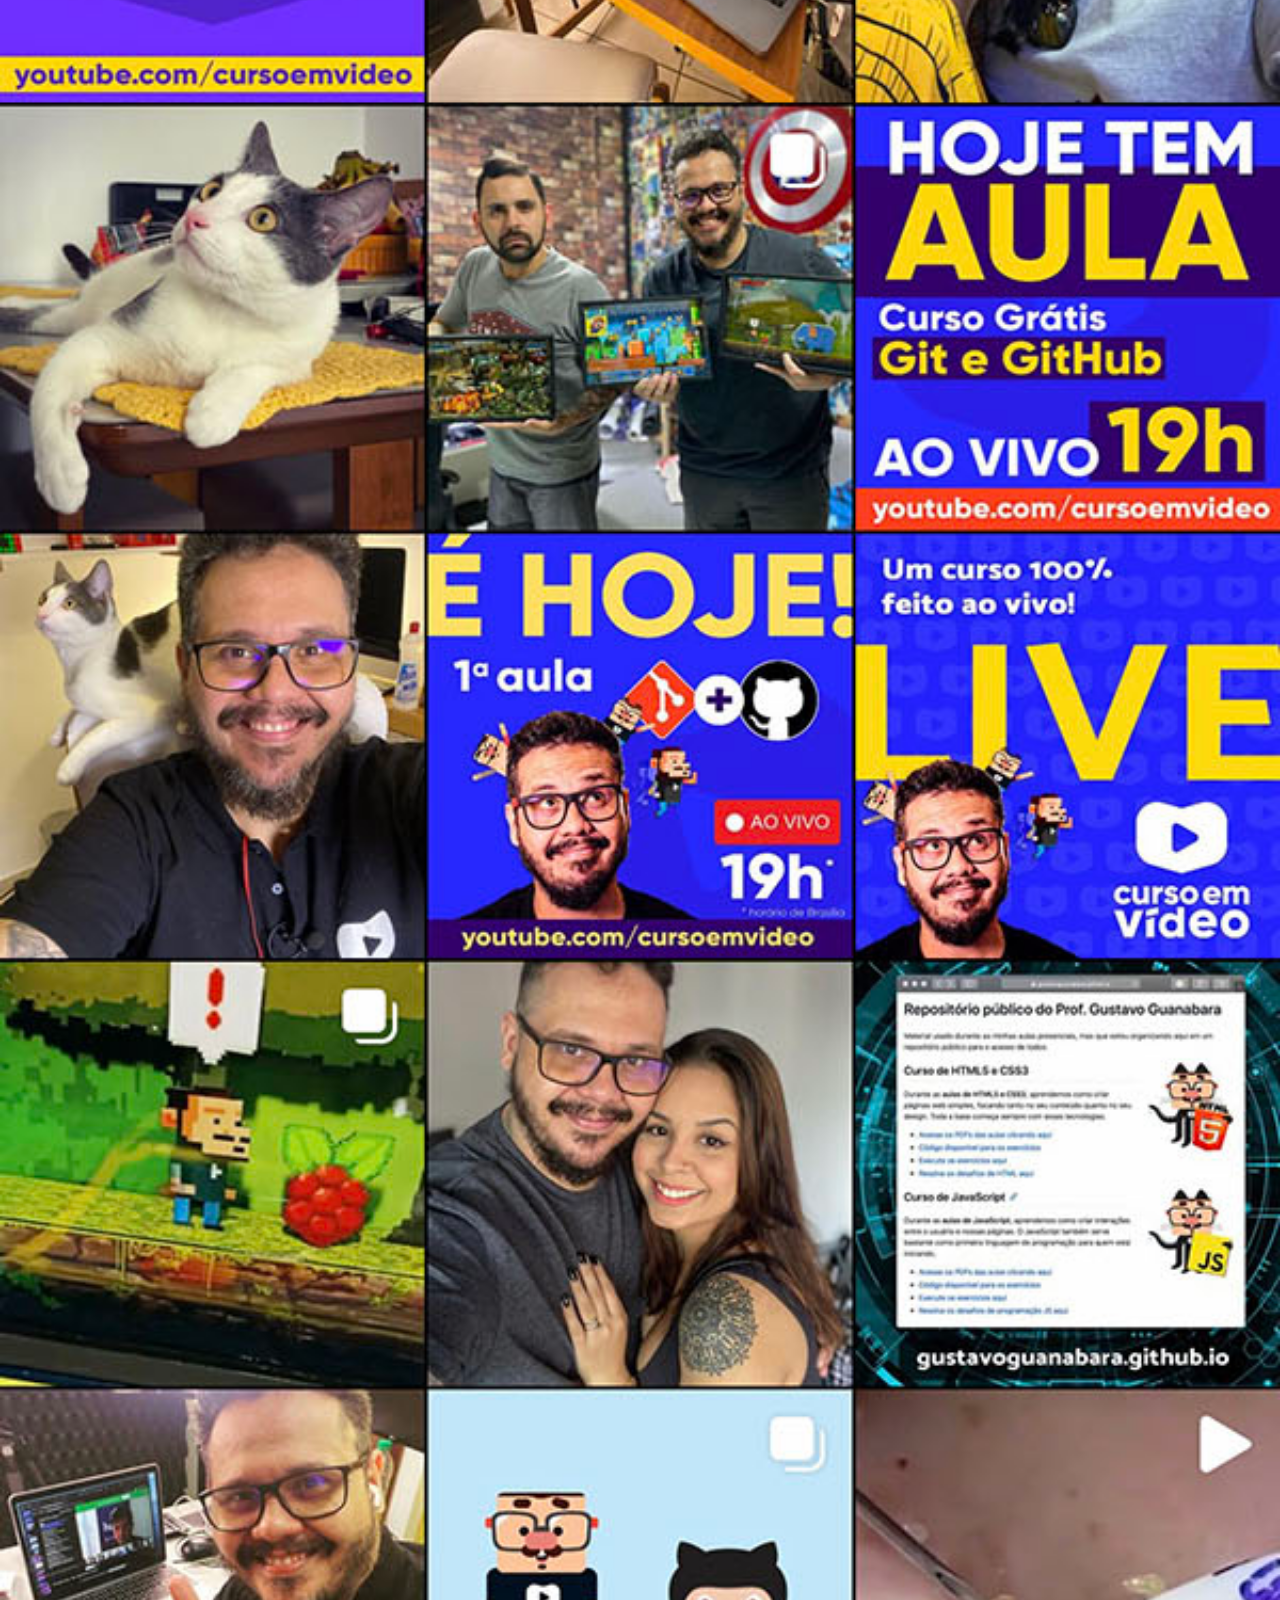
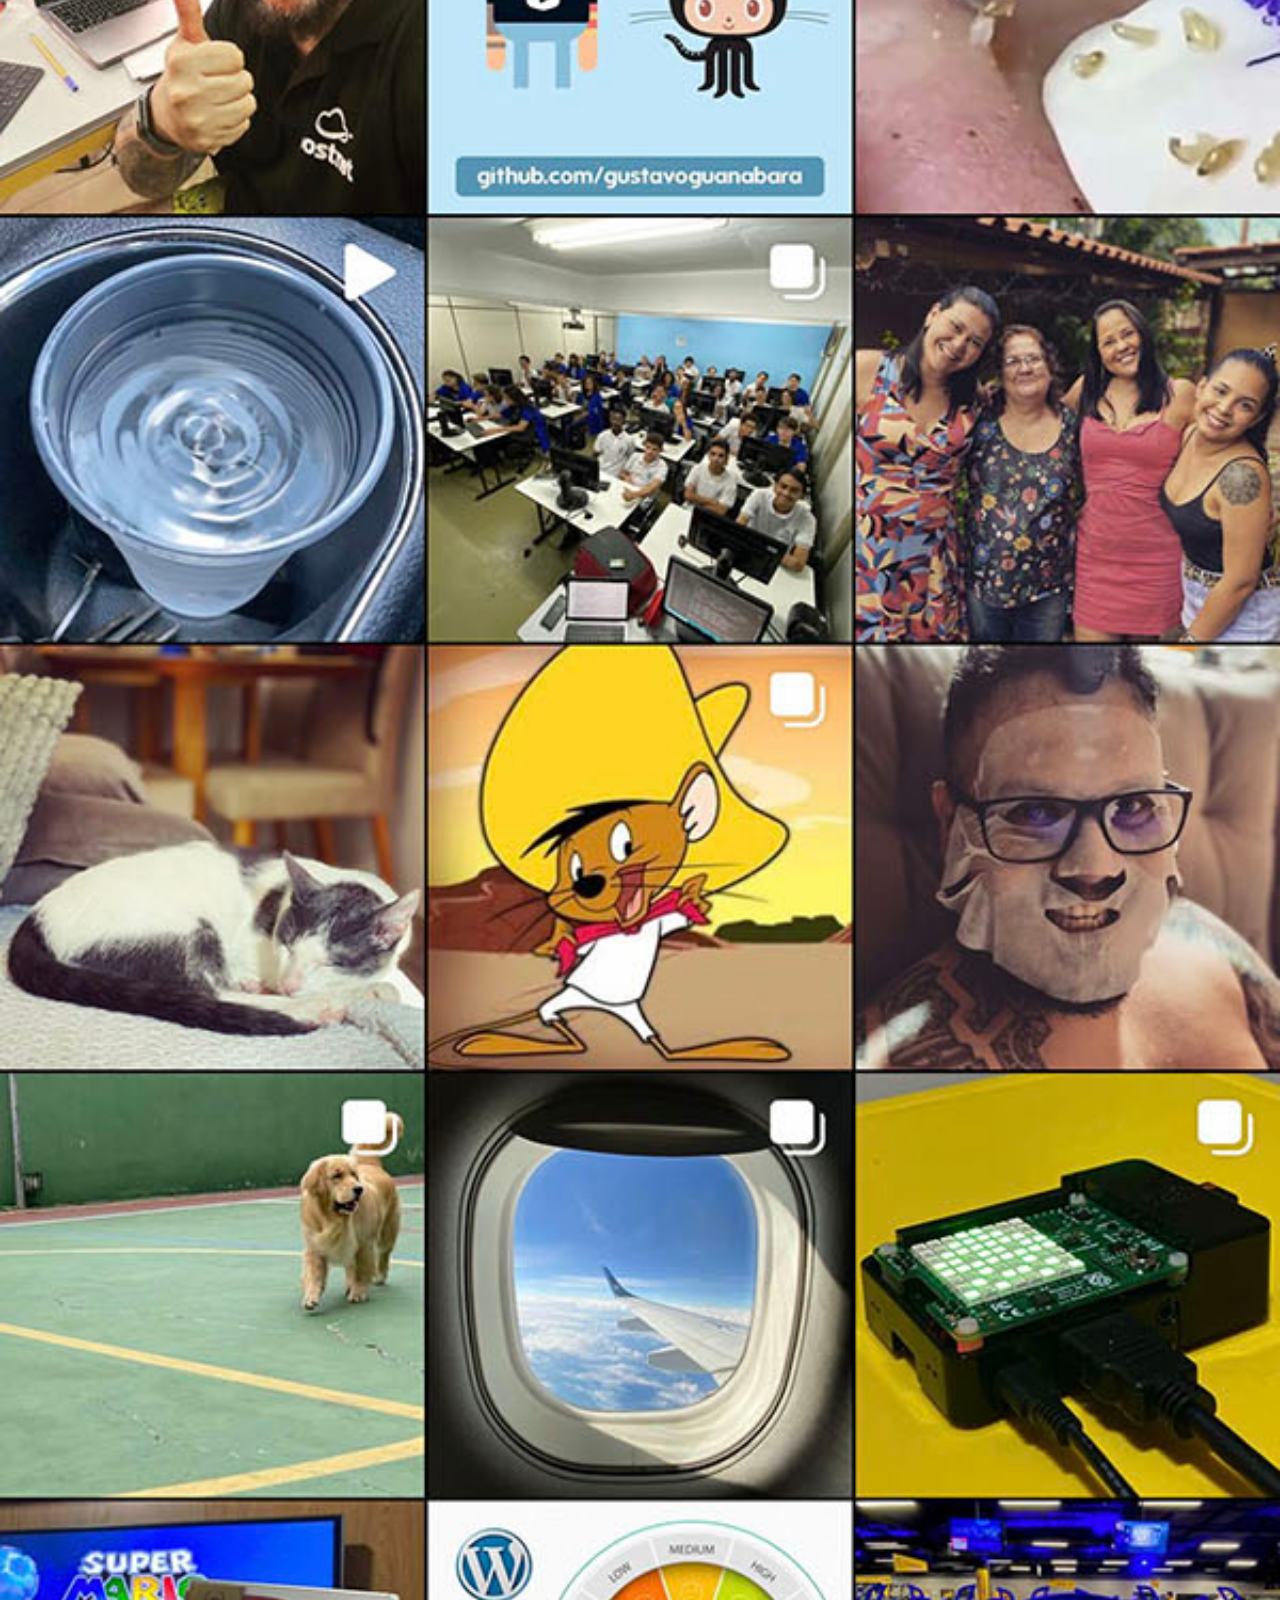
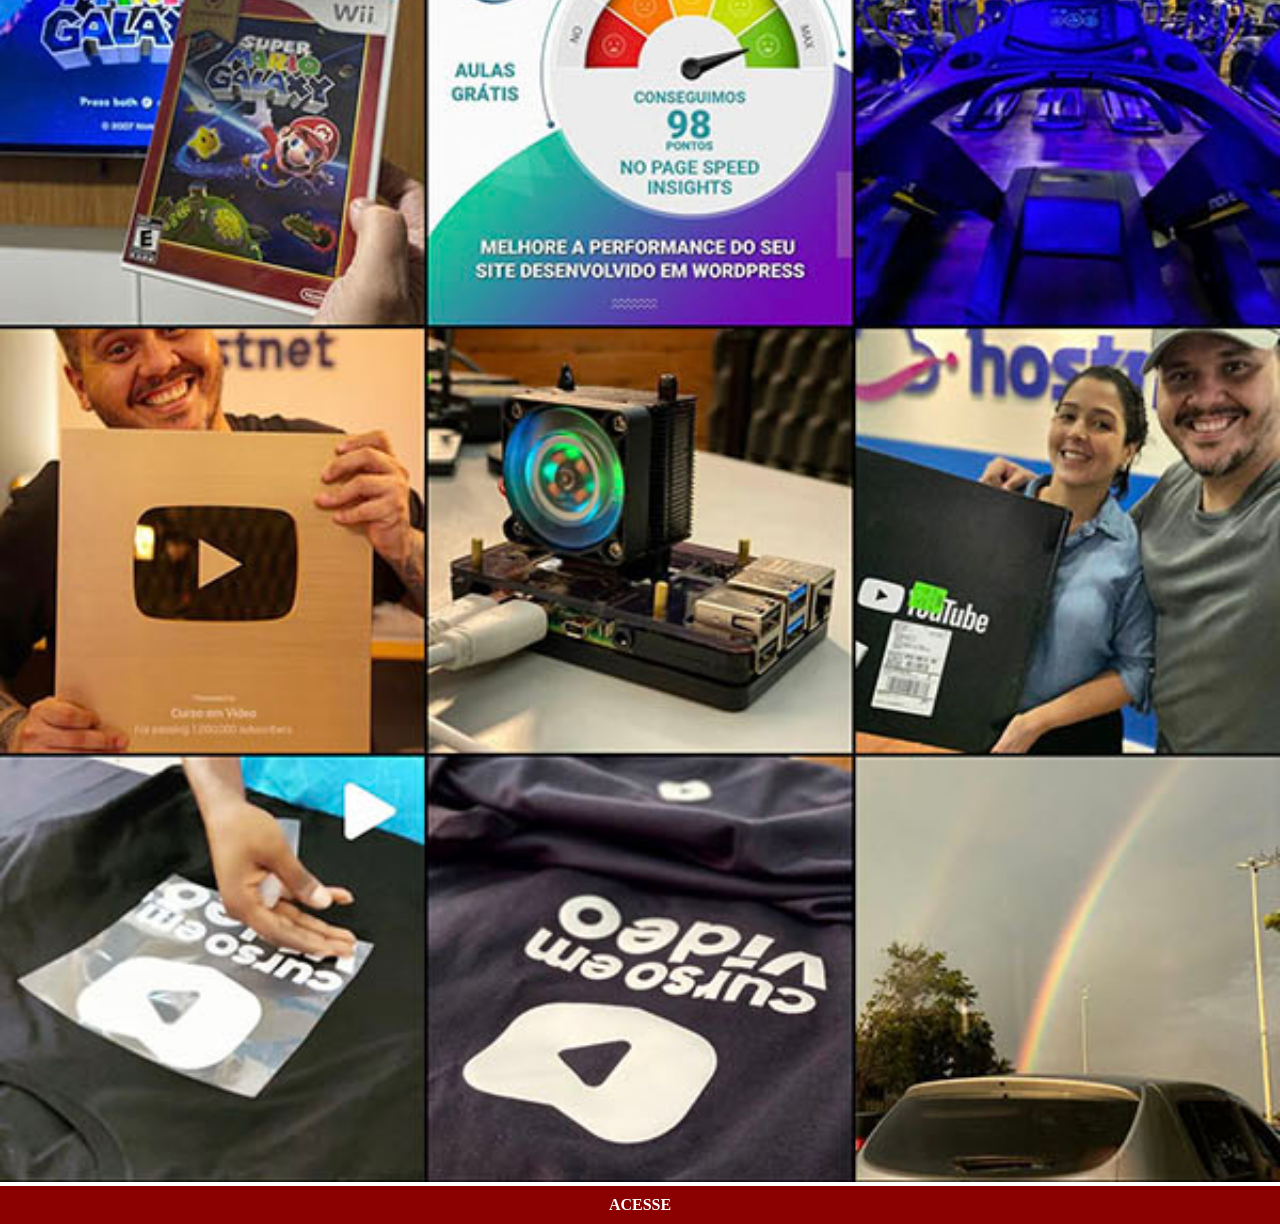
<file: instagram.html>
<!DOCTYPE html>
<html lang="pt-br">
<head>
    <meta charset="UTF-8">
    <meta name="viewport" content="width=device-width, initial-scale=1.0">
    <title>Instagram</title>
    <link rel="stylesheet" href="estilos/social.css">
</head>
<body>
    <img src="imagens/tela-instagram.jpg" alt="instagram">
    <a href="https://www.instagram.com/gustavoguanabara/" target="_blank">ACESSE</a>
</body>
</html>
</file>
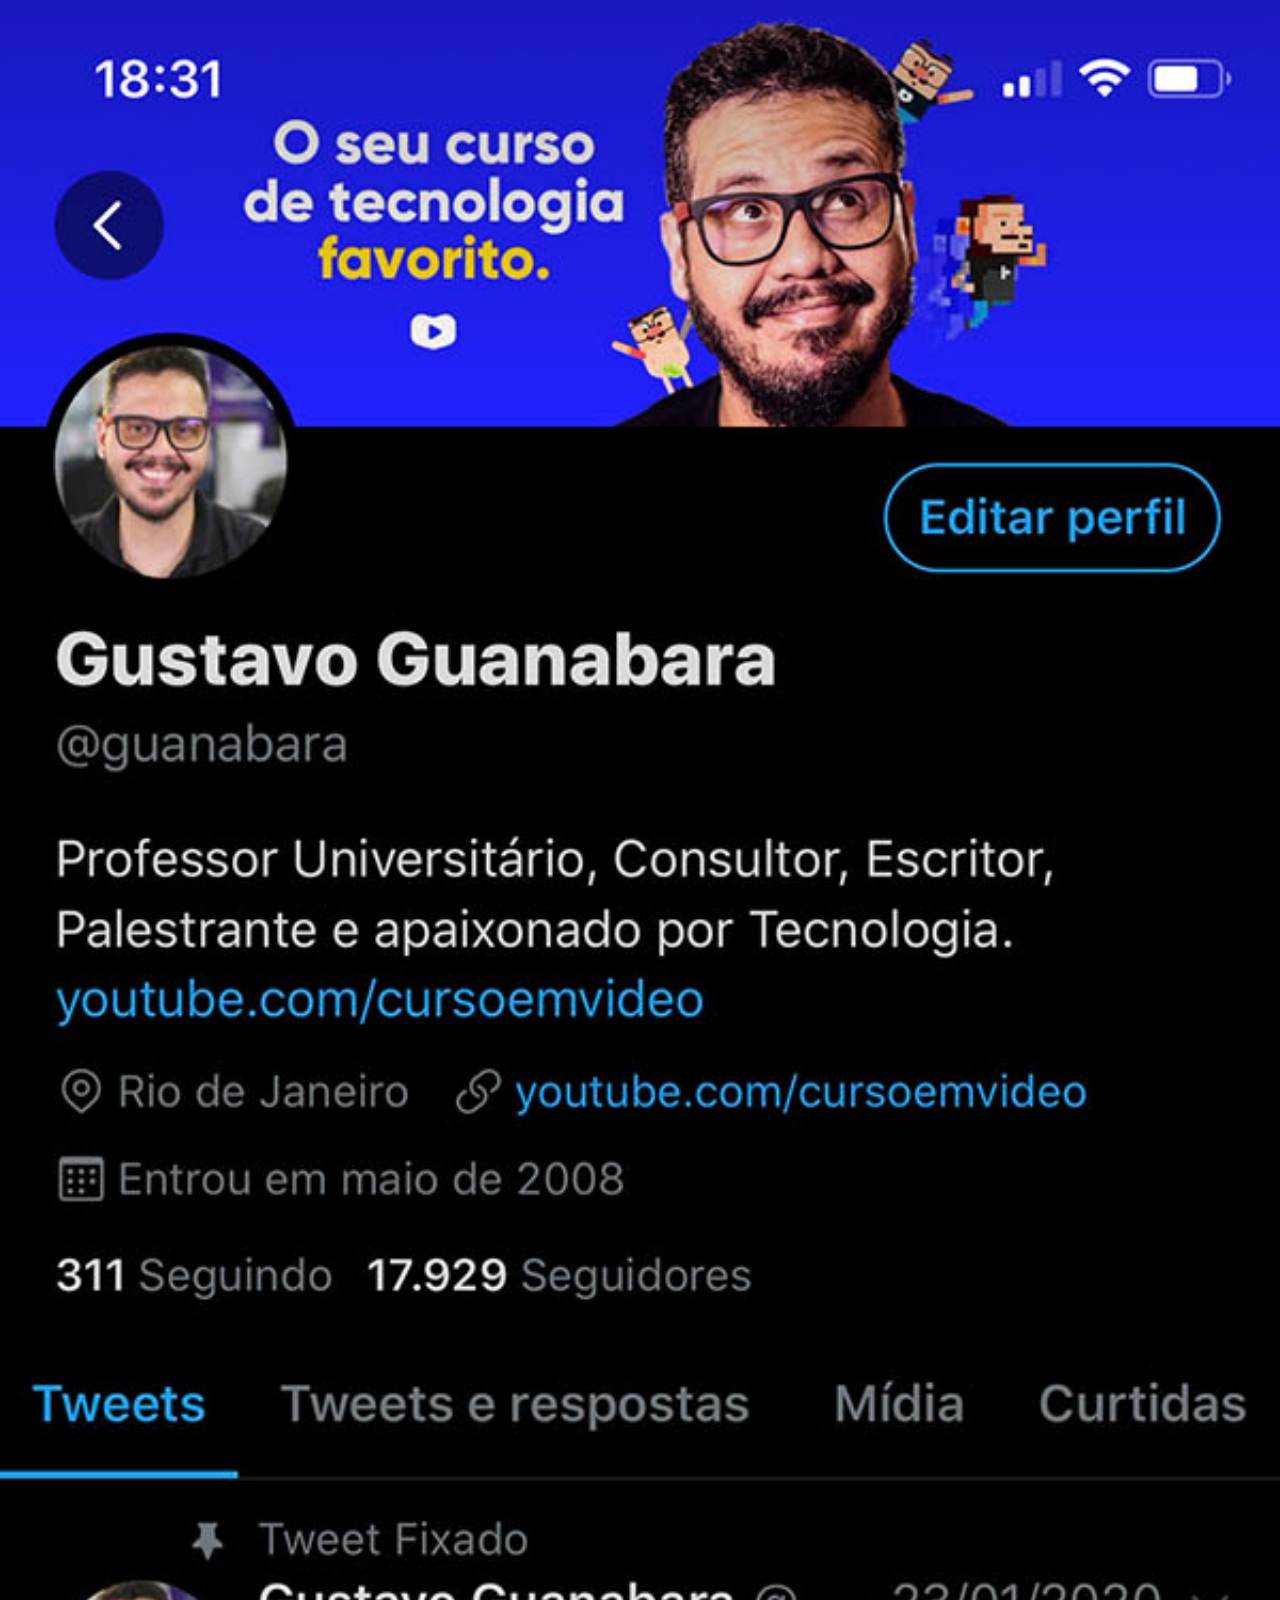
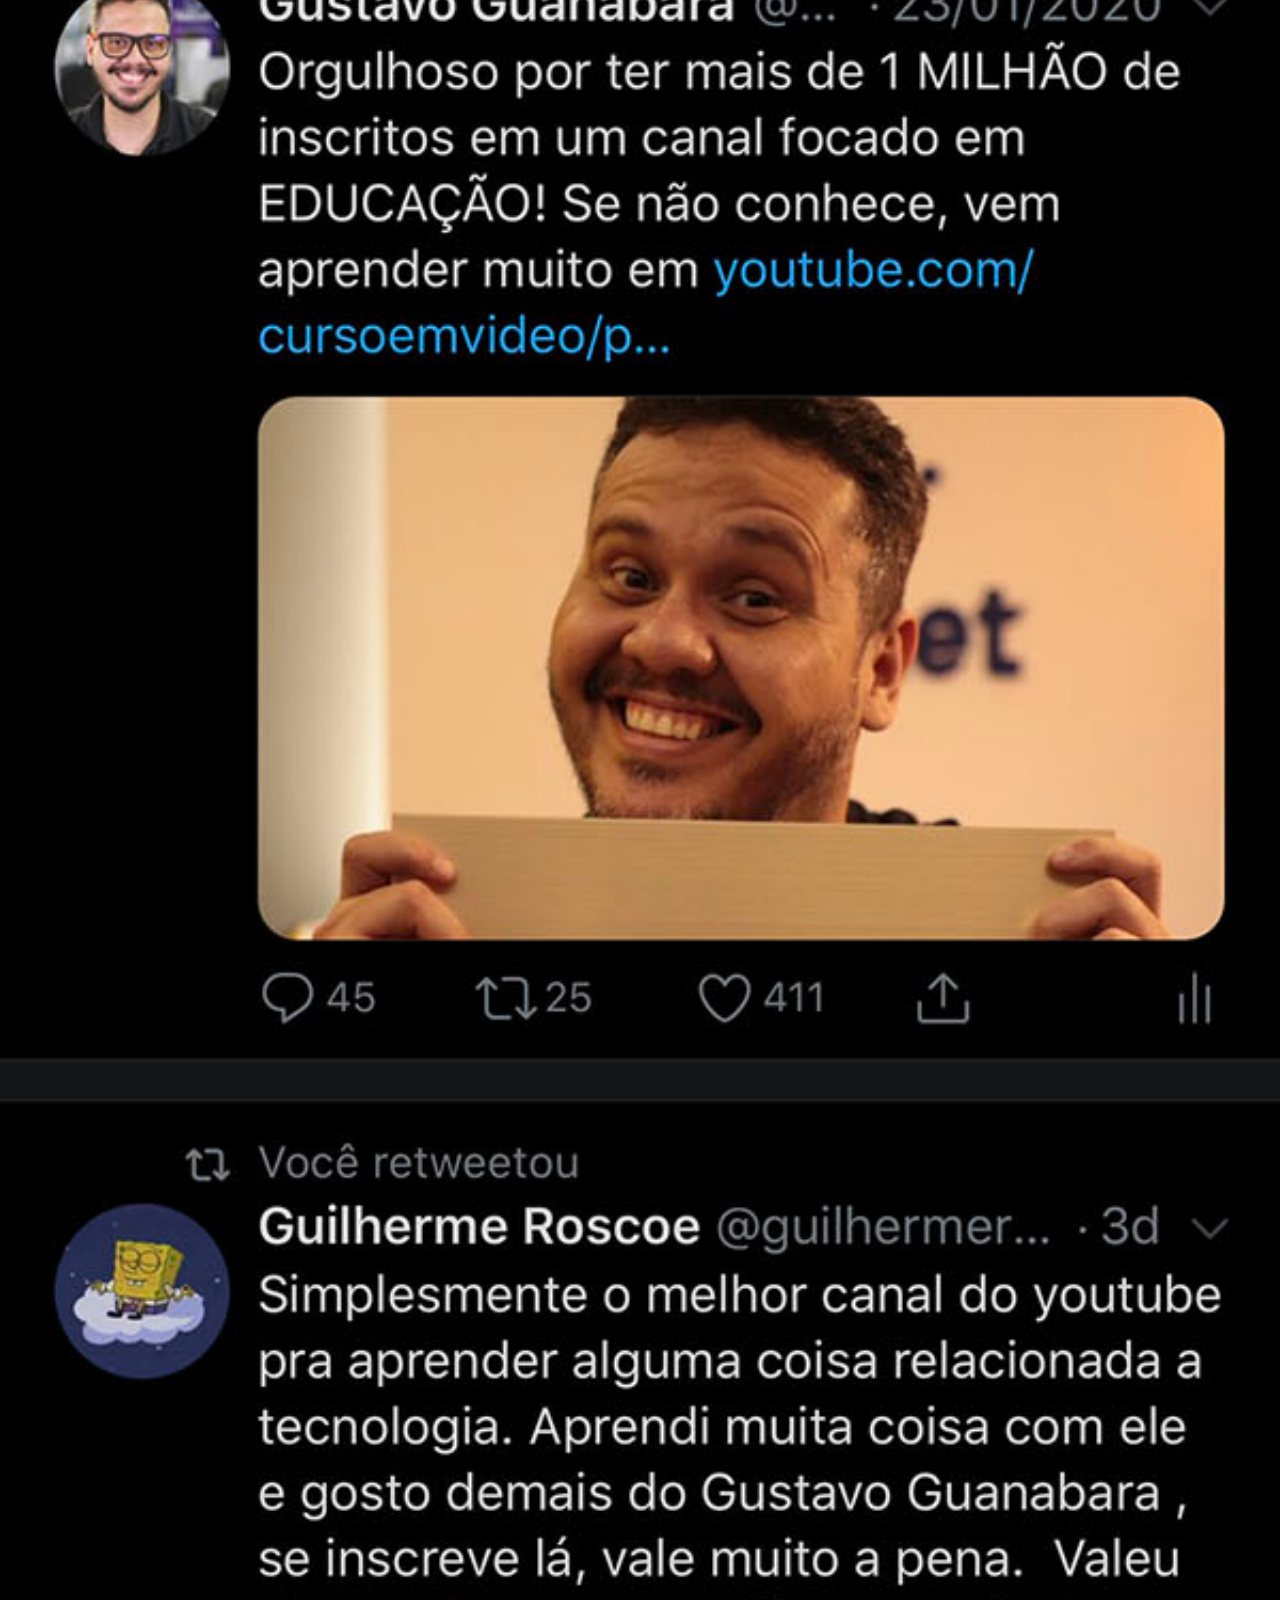
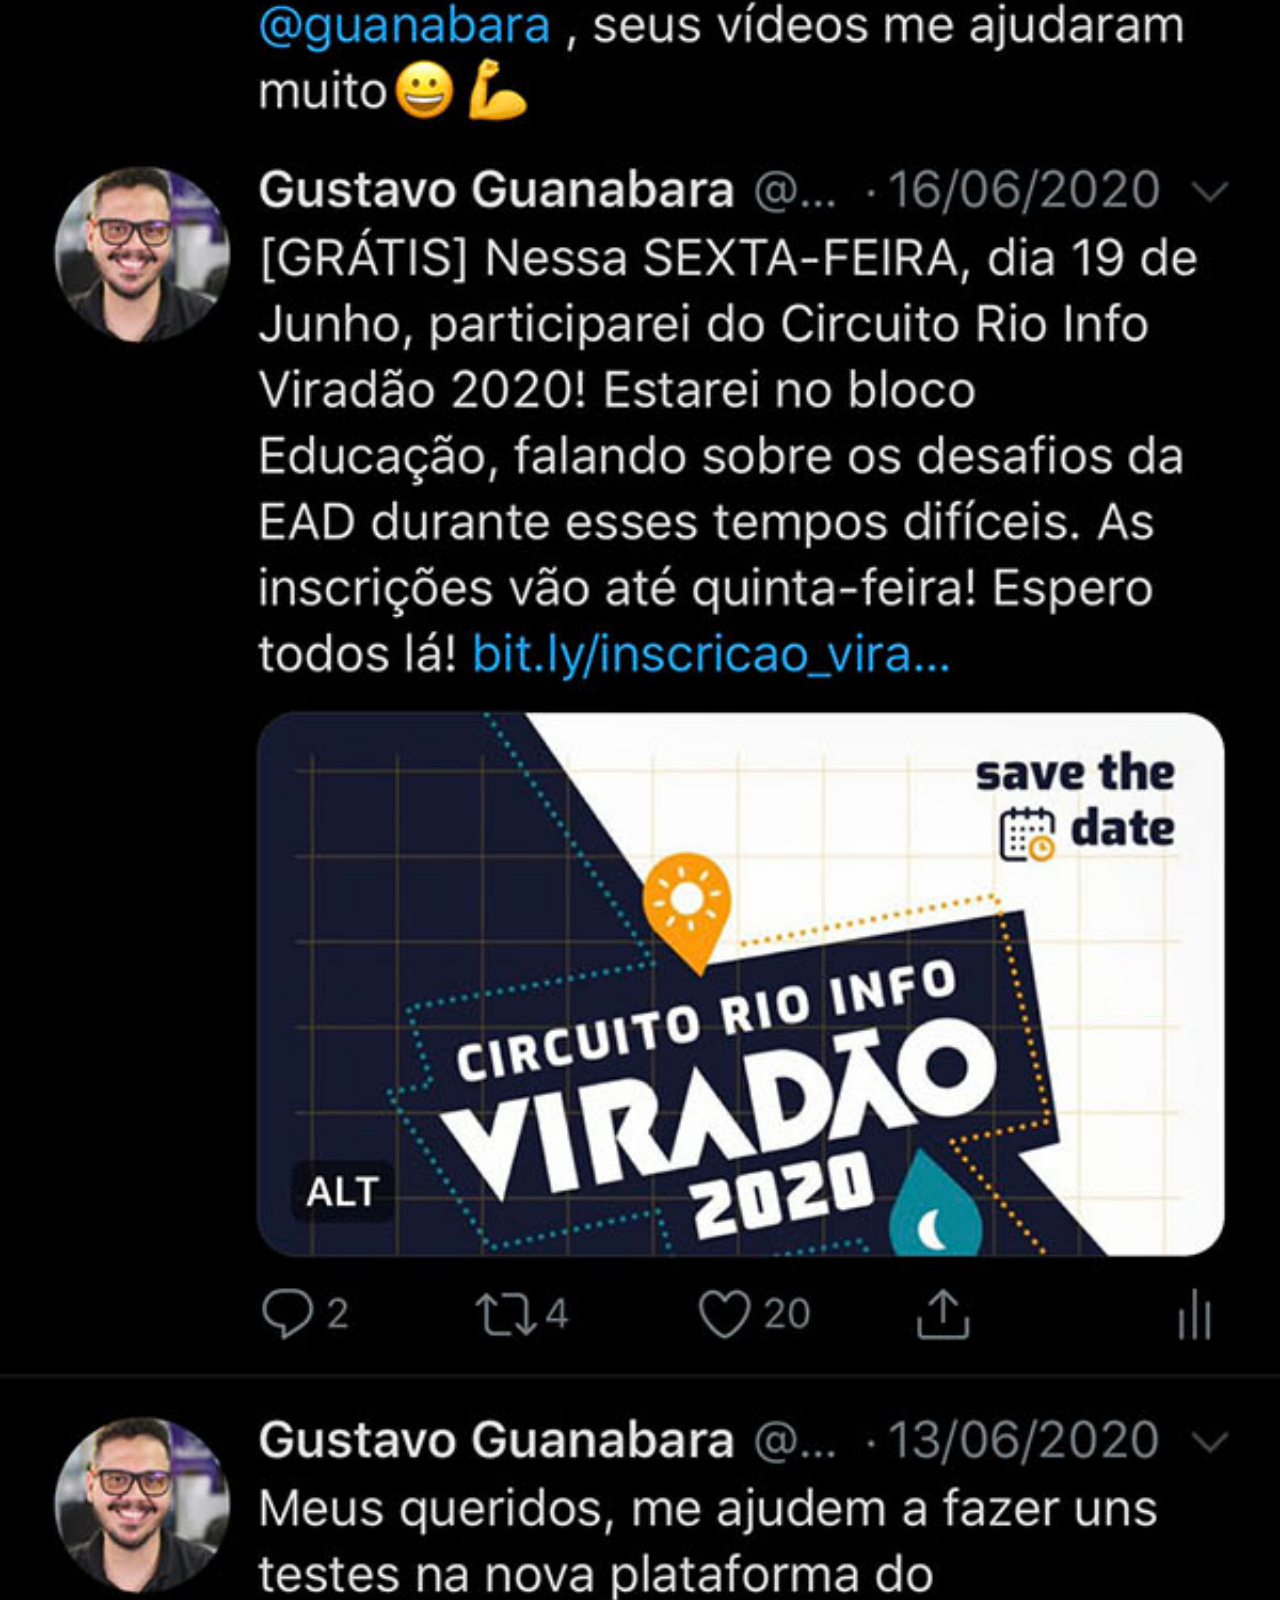
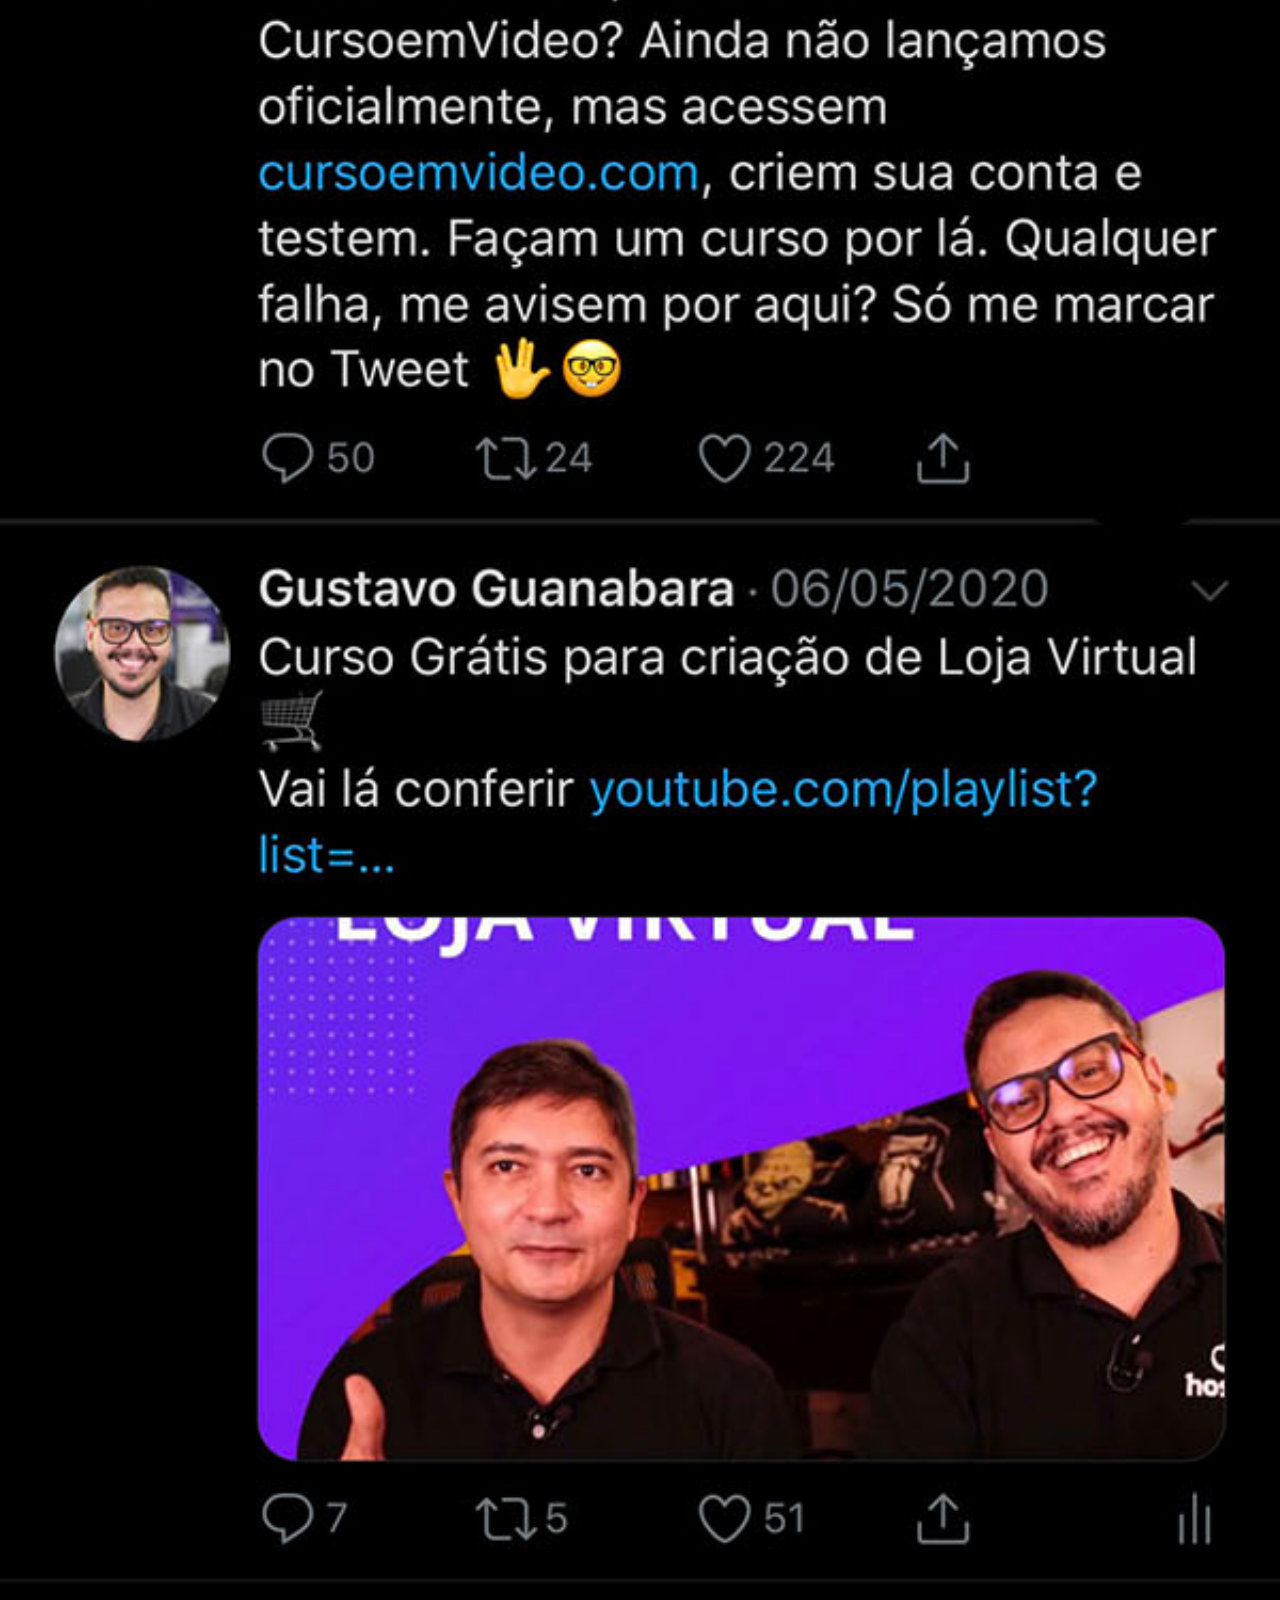
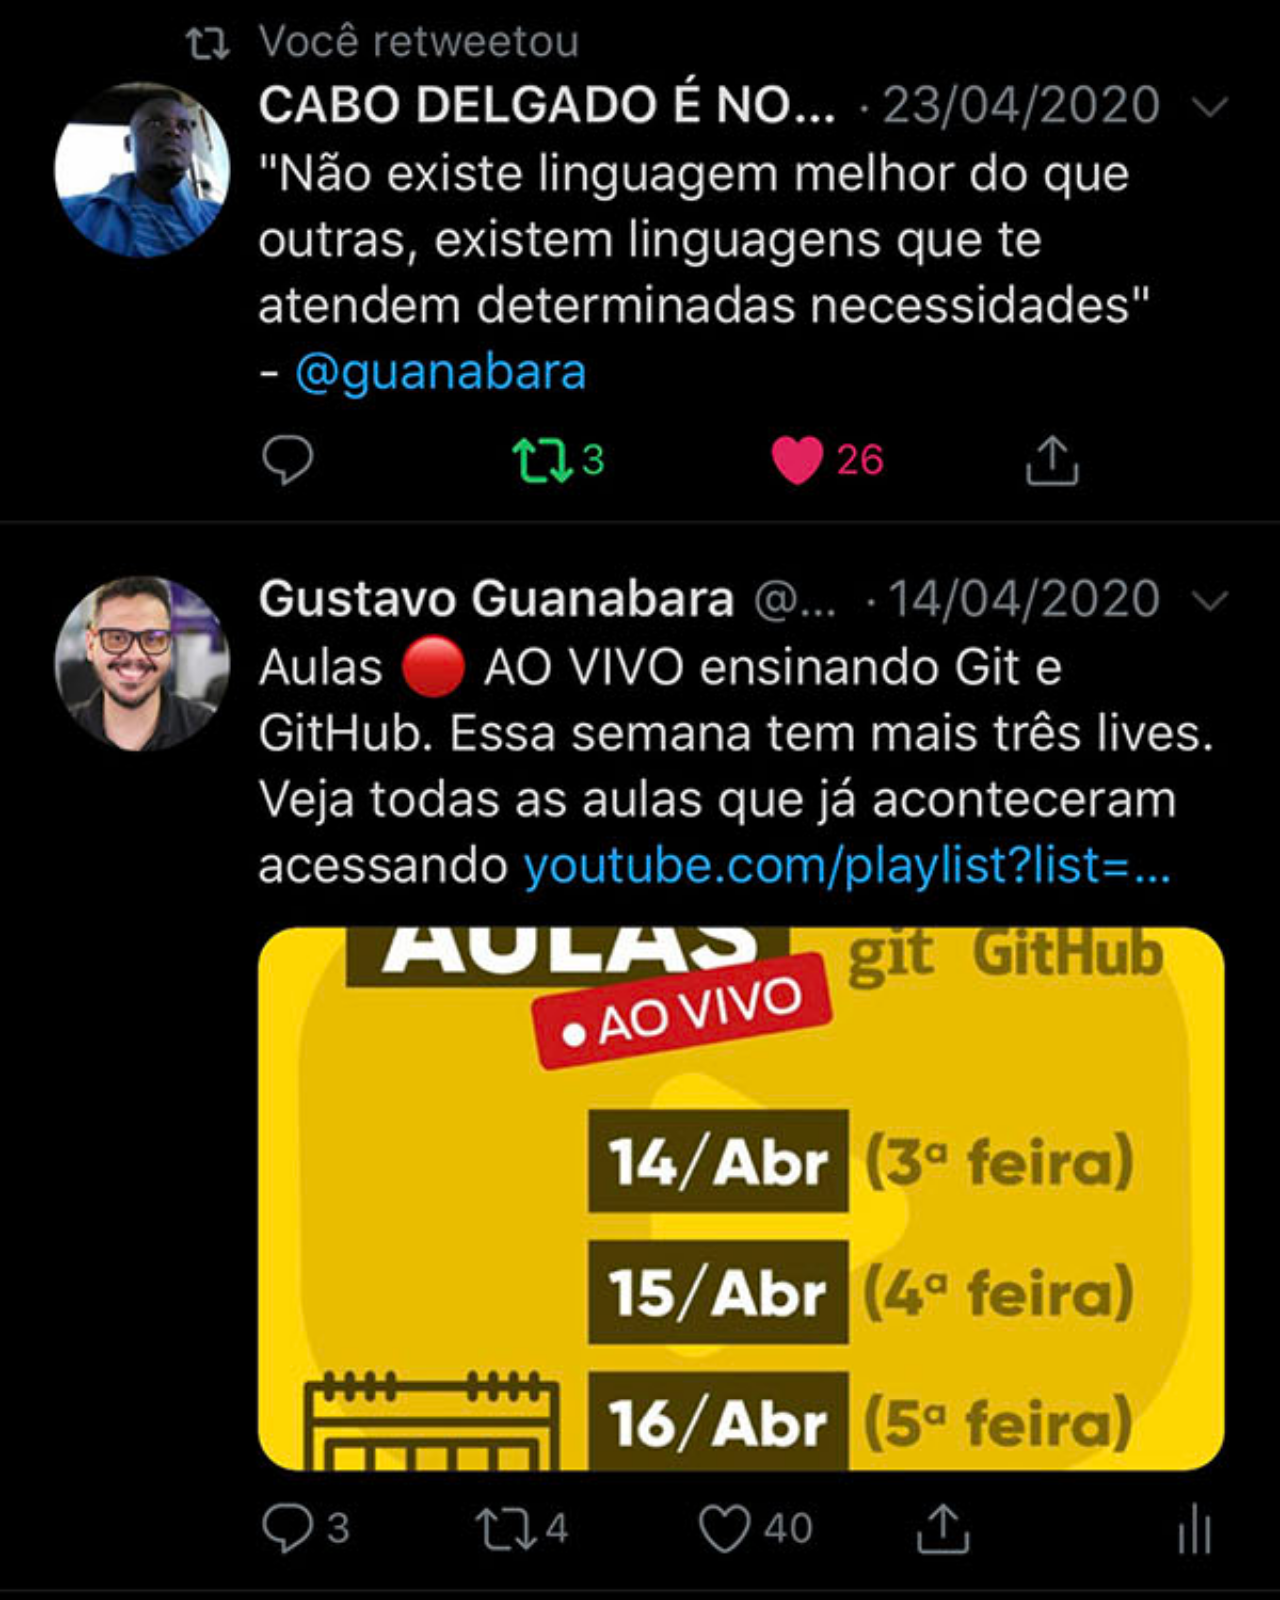
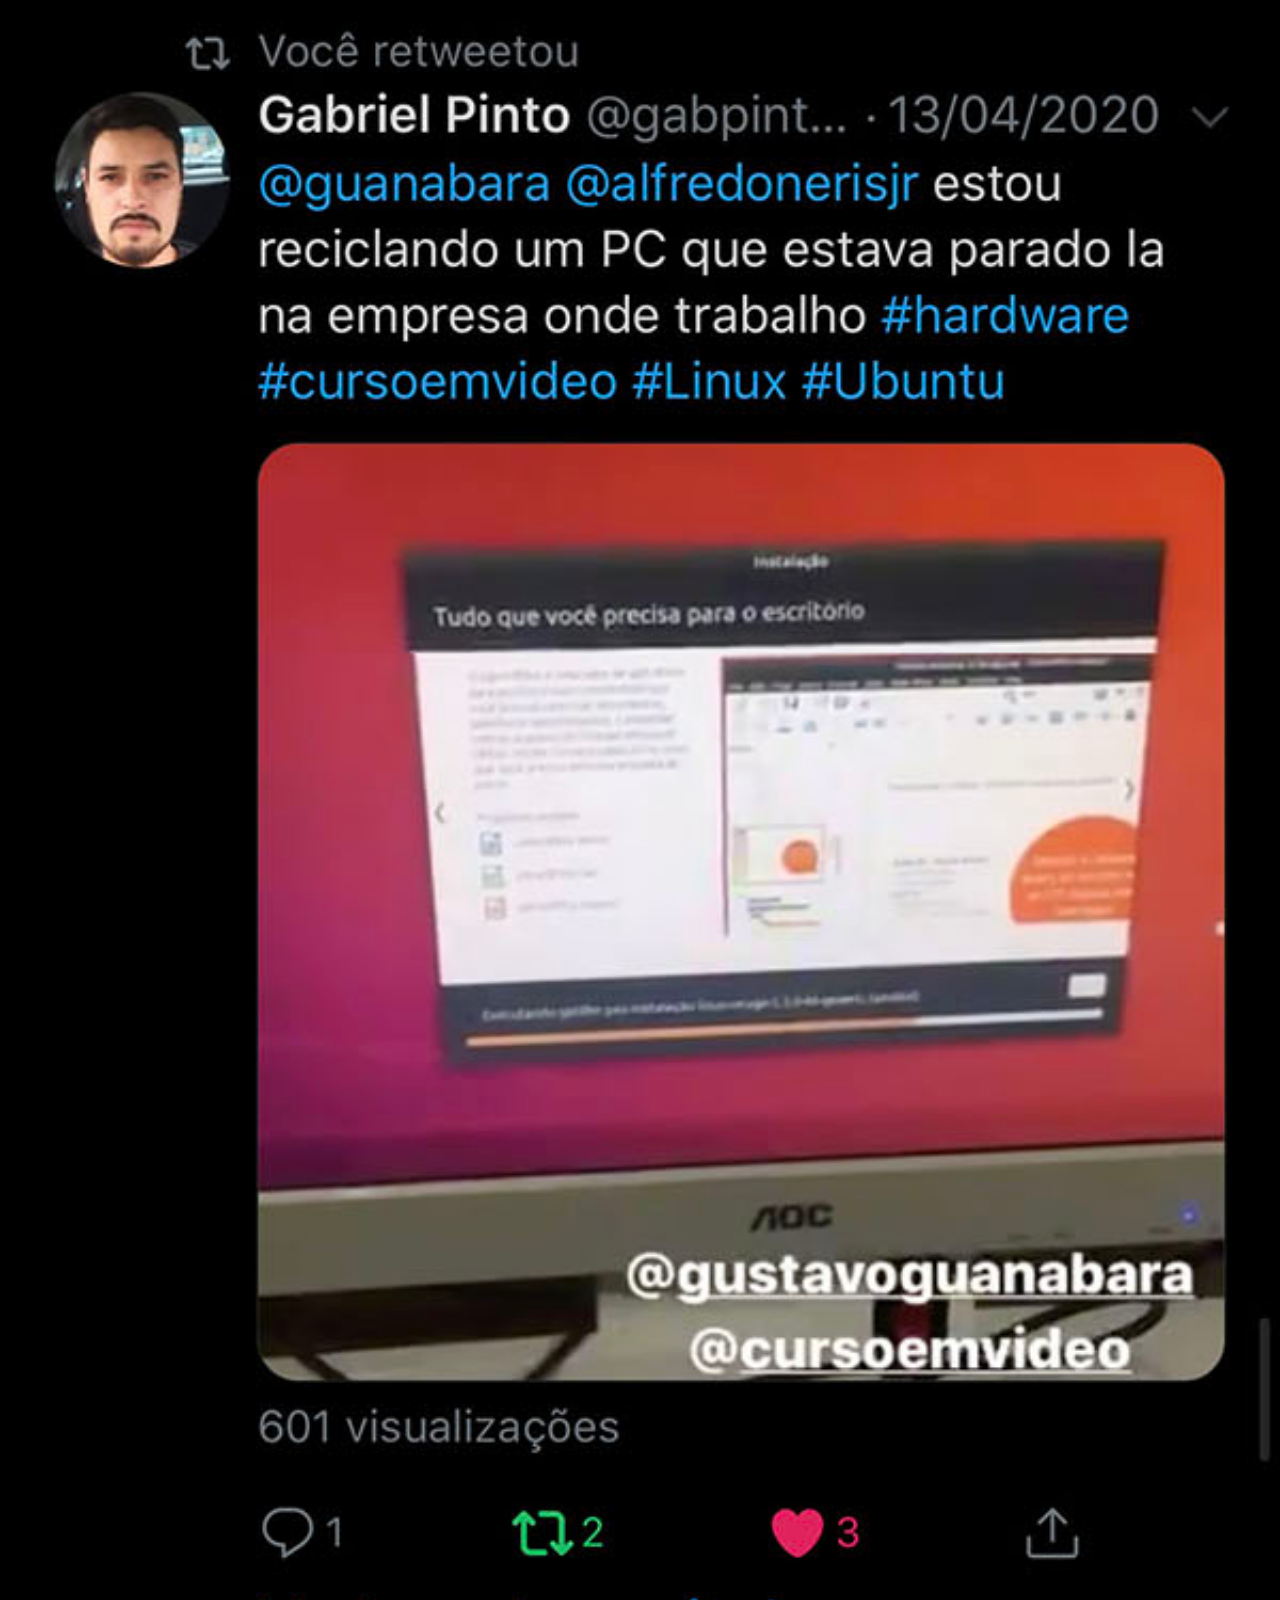
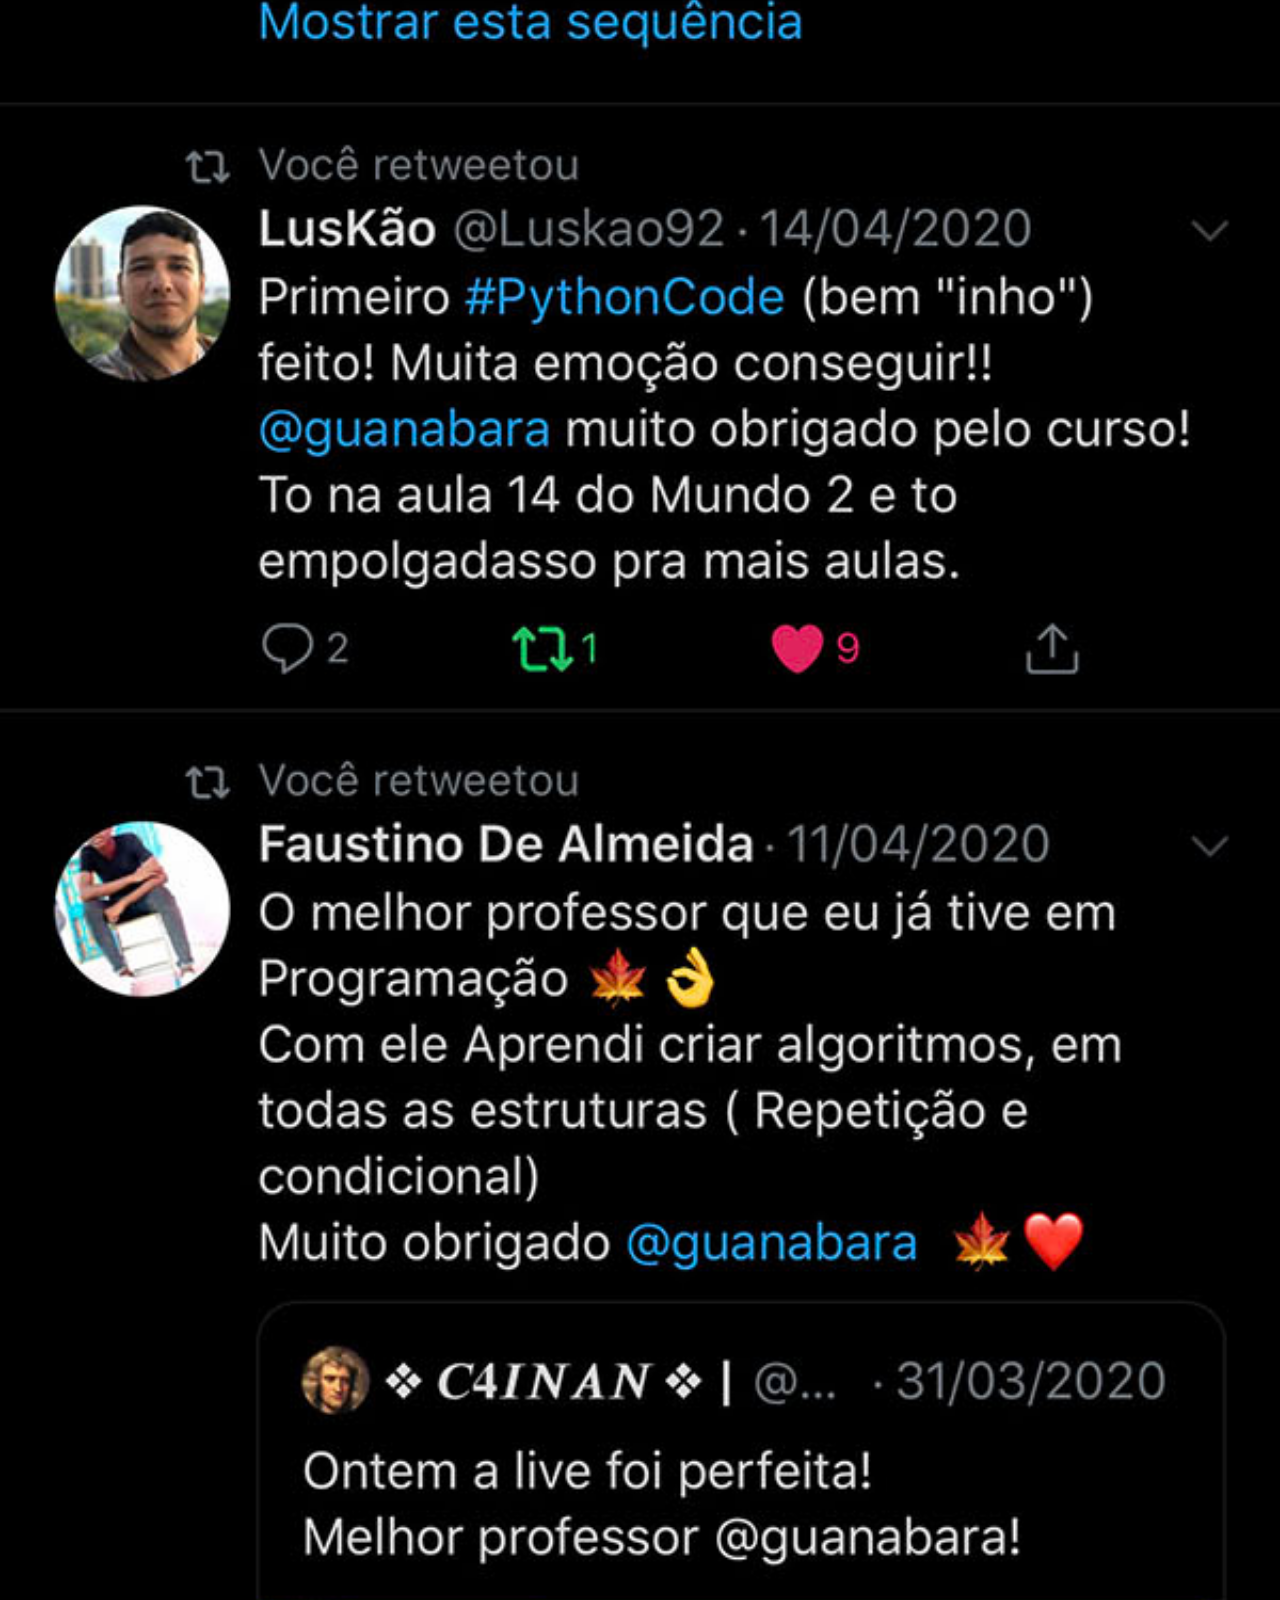
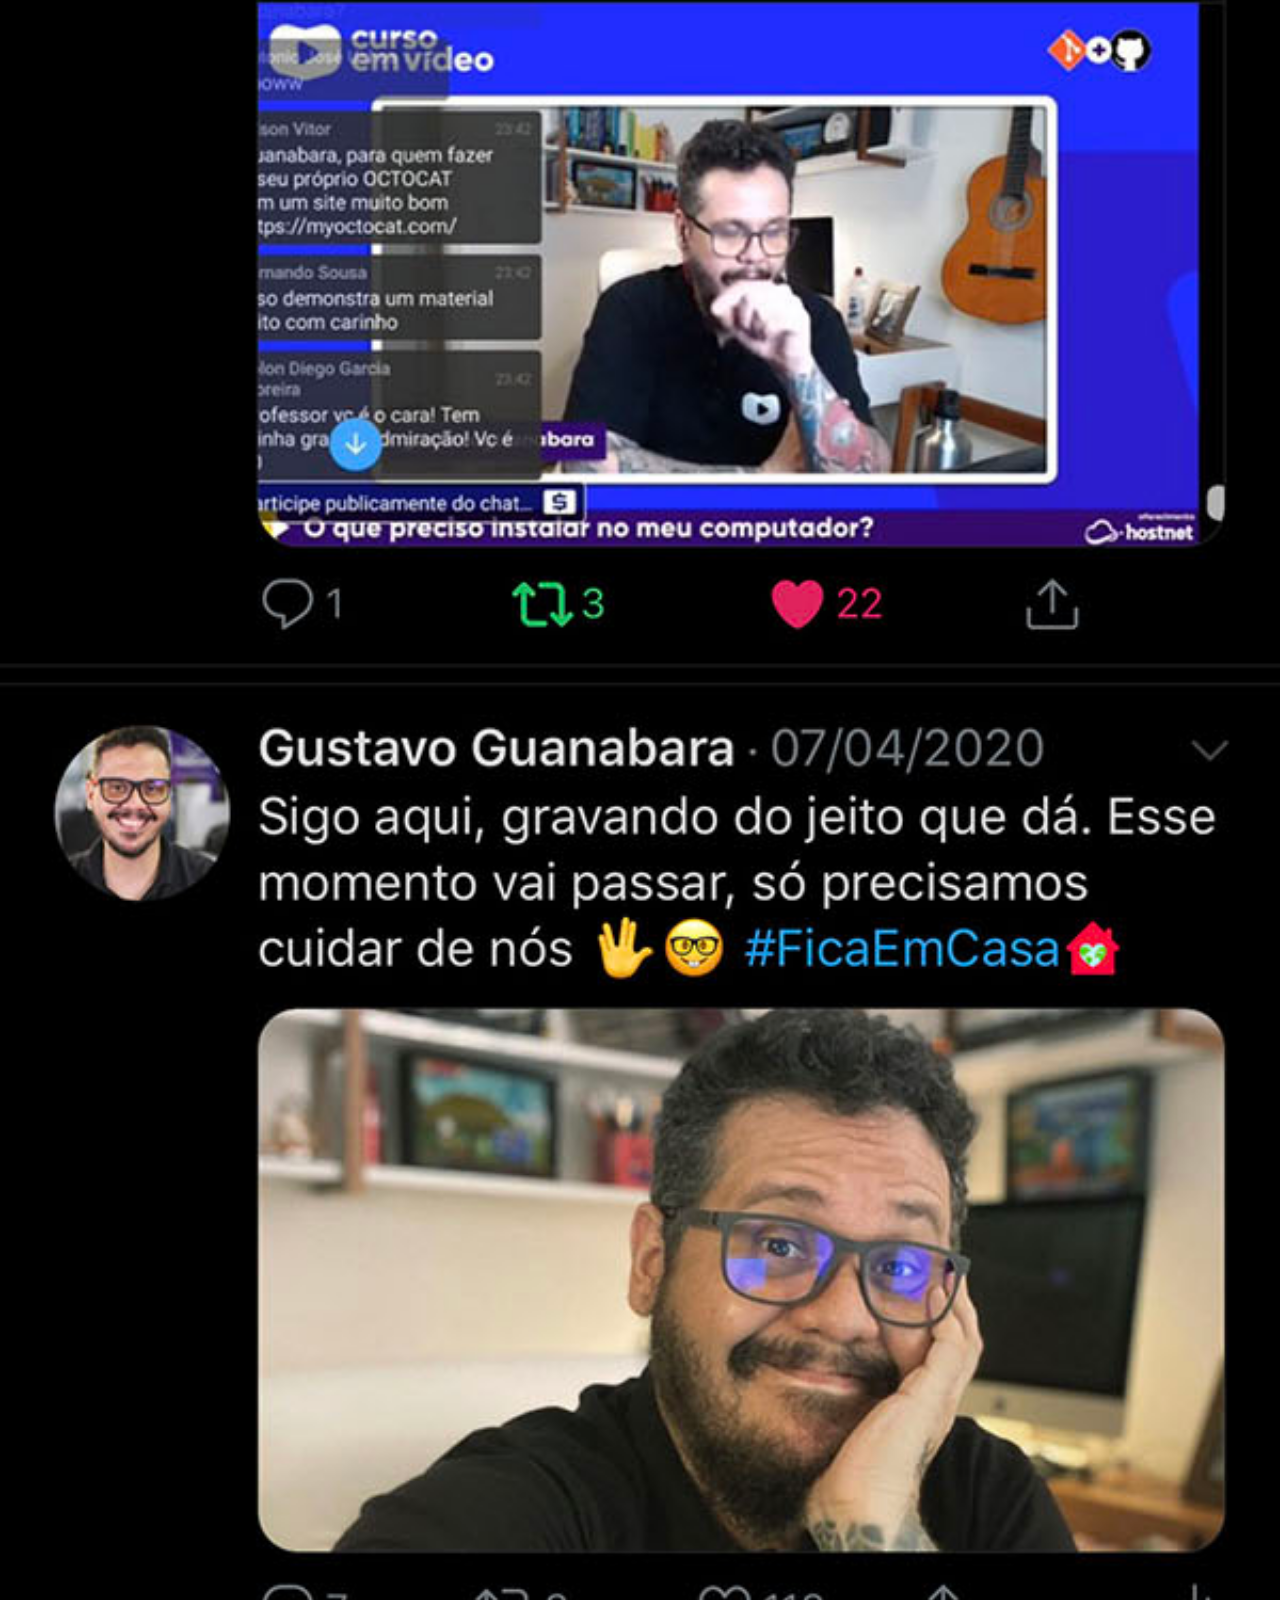
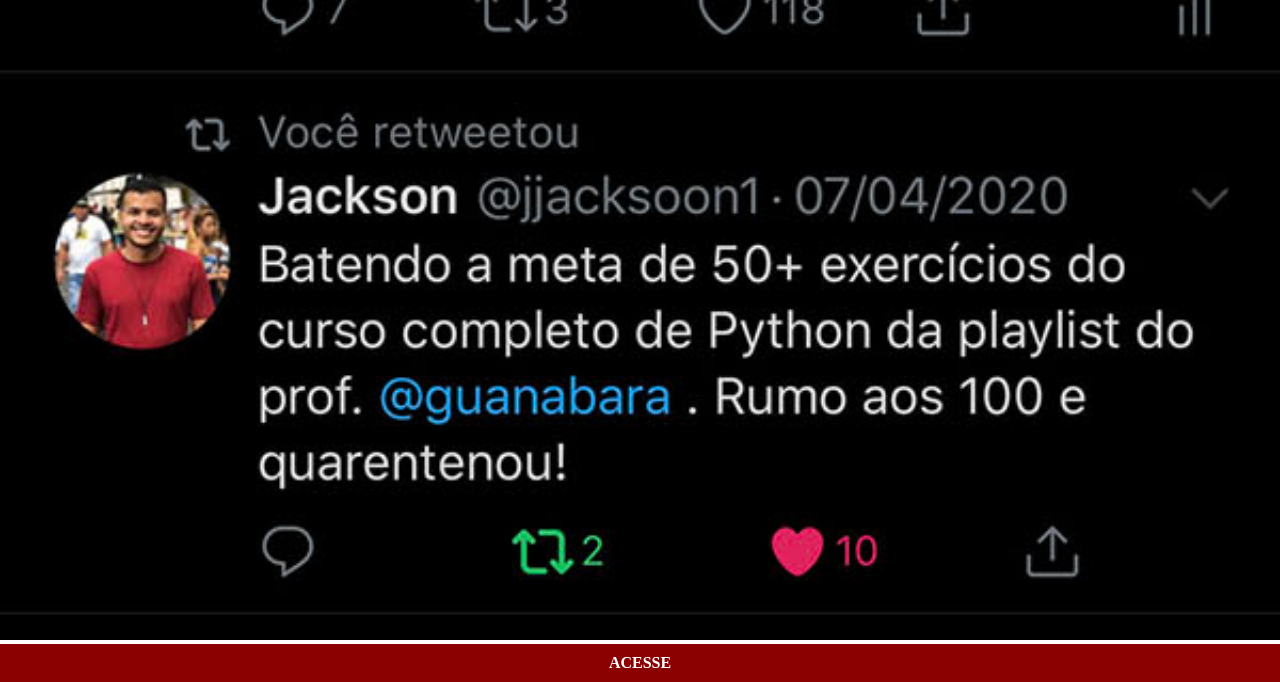
<file: twitter.html>
<!DOCTYPE html>
<html lang="pt-br">
<head>
    <meta charset="UTF-8">
    <meta name="viewport" content="width=device-width, initial-scale=1.0">
    <title>twitter</title>
    <link rel="stylesheet" href="estilos/social.css">
</head>
<body>
    <img src="imagens/tela-twitter.jpg" alt="twitter">
    <a href="https://x.com/guanabara" target="_blank">ACESSE</a>
</body>
</html>
</file>
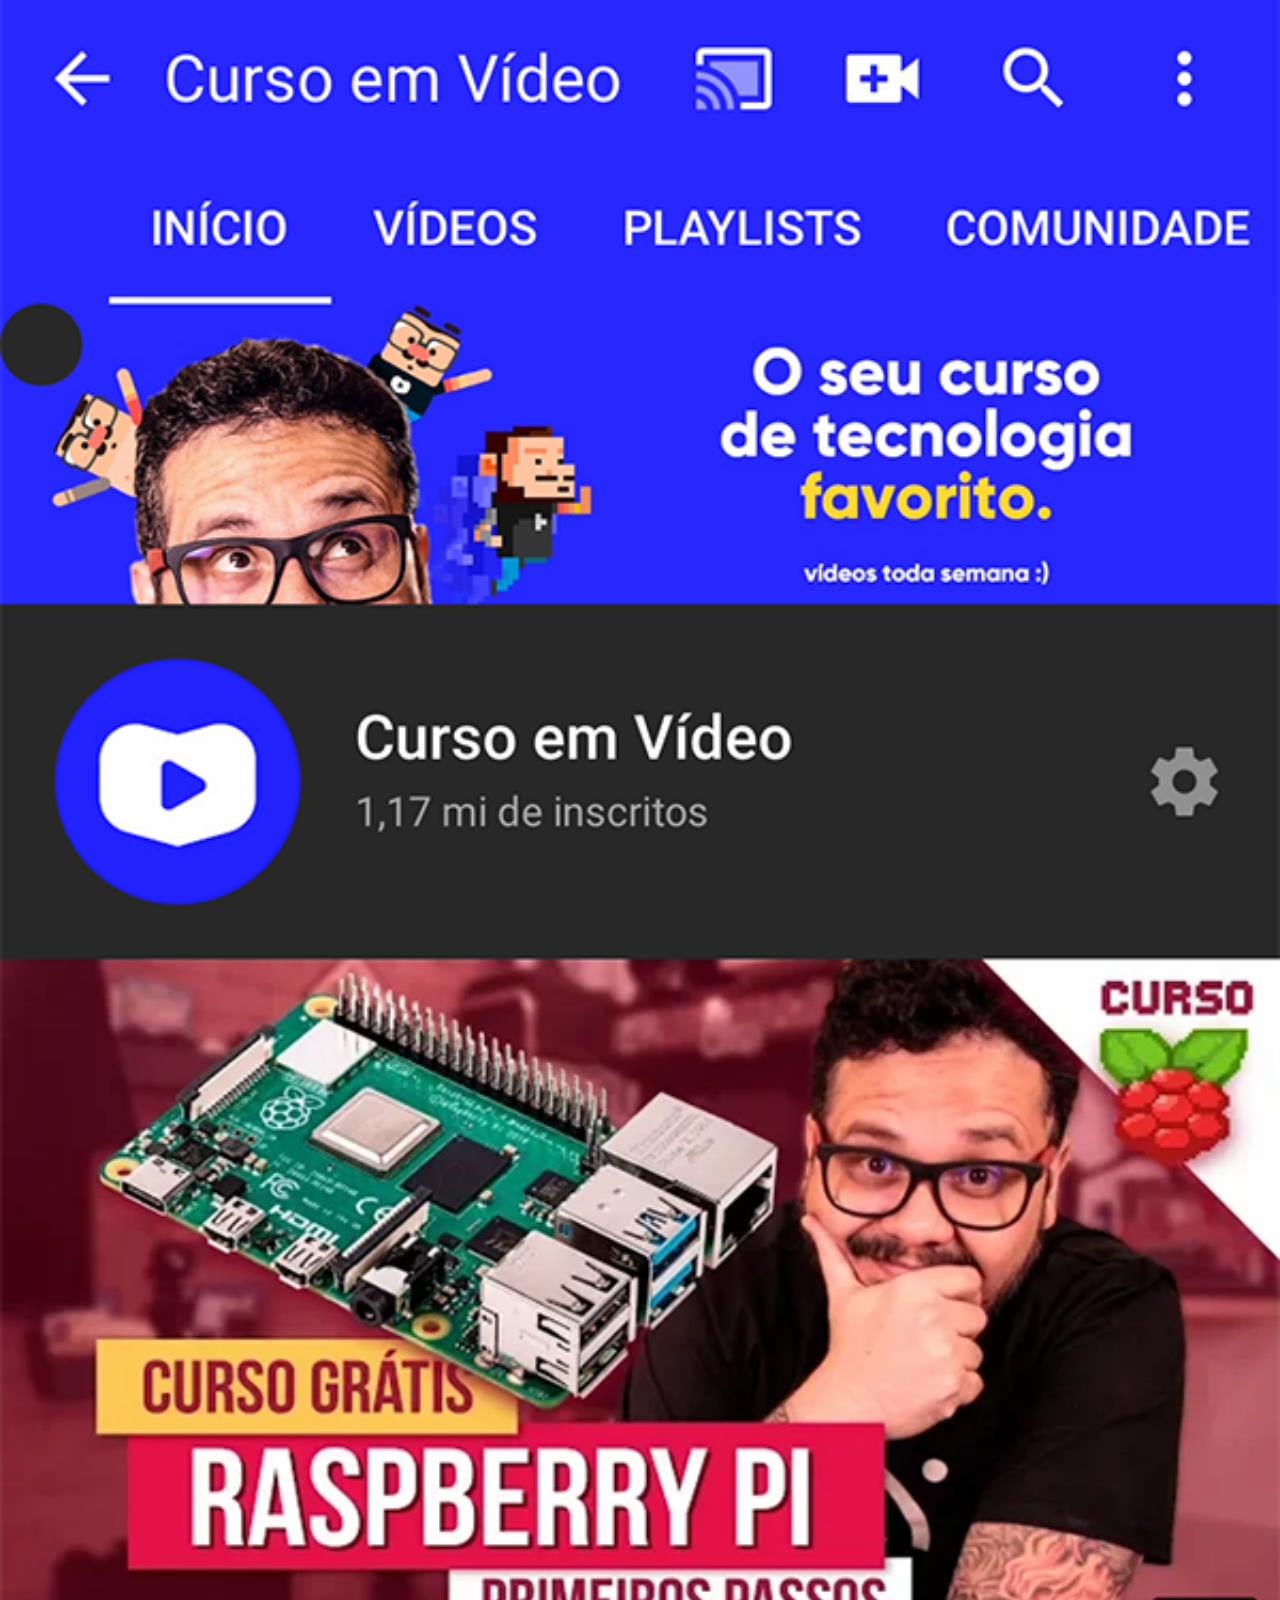
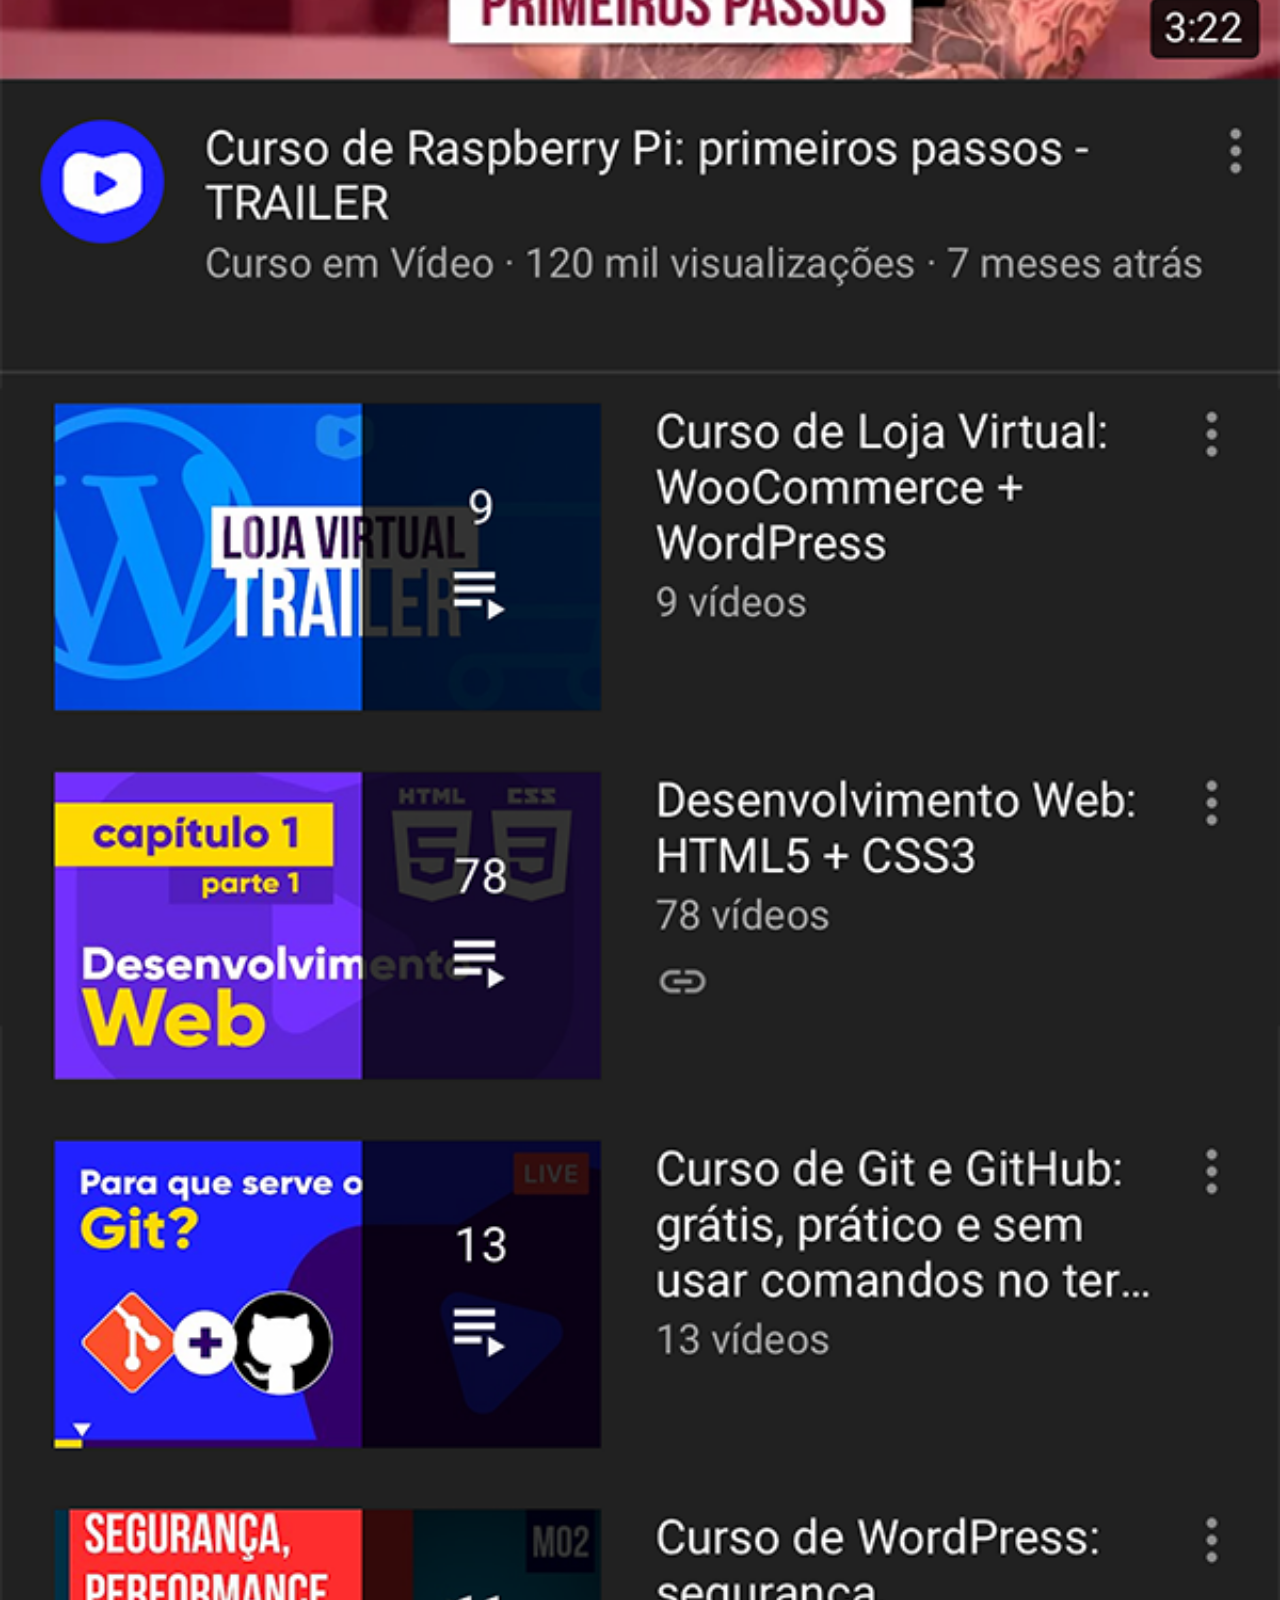
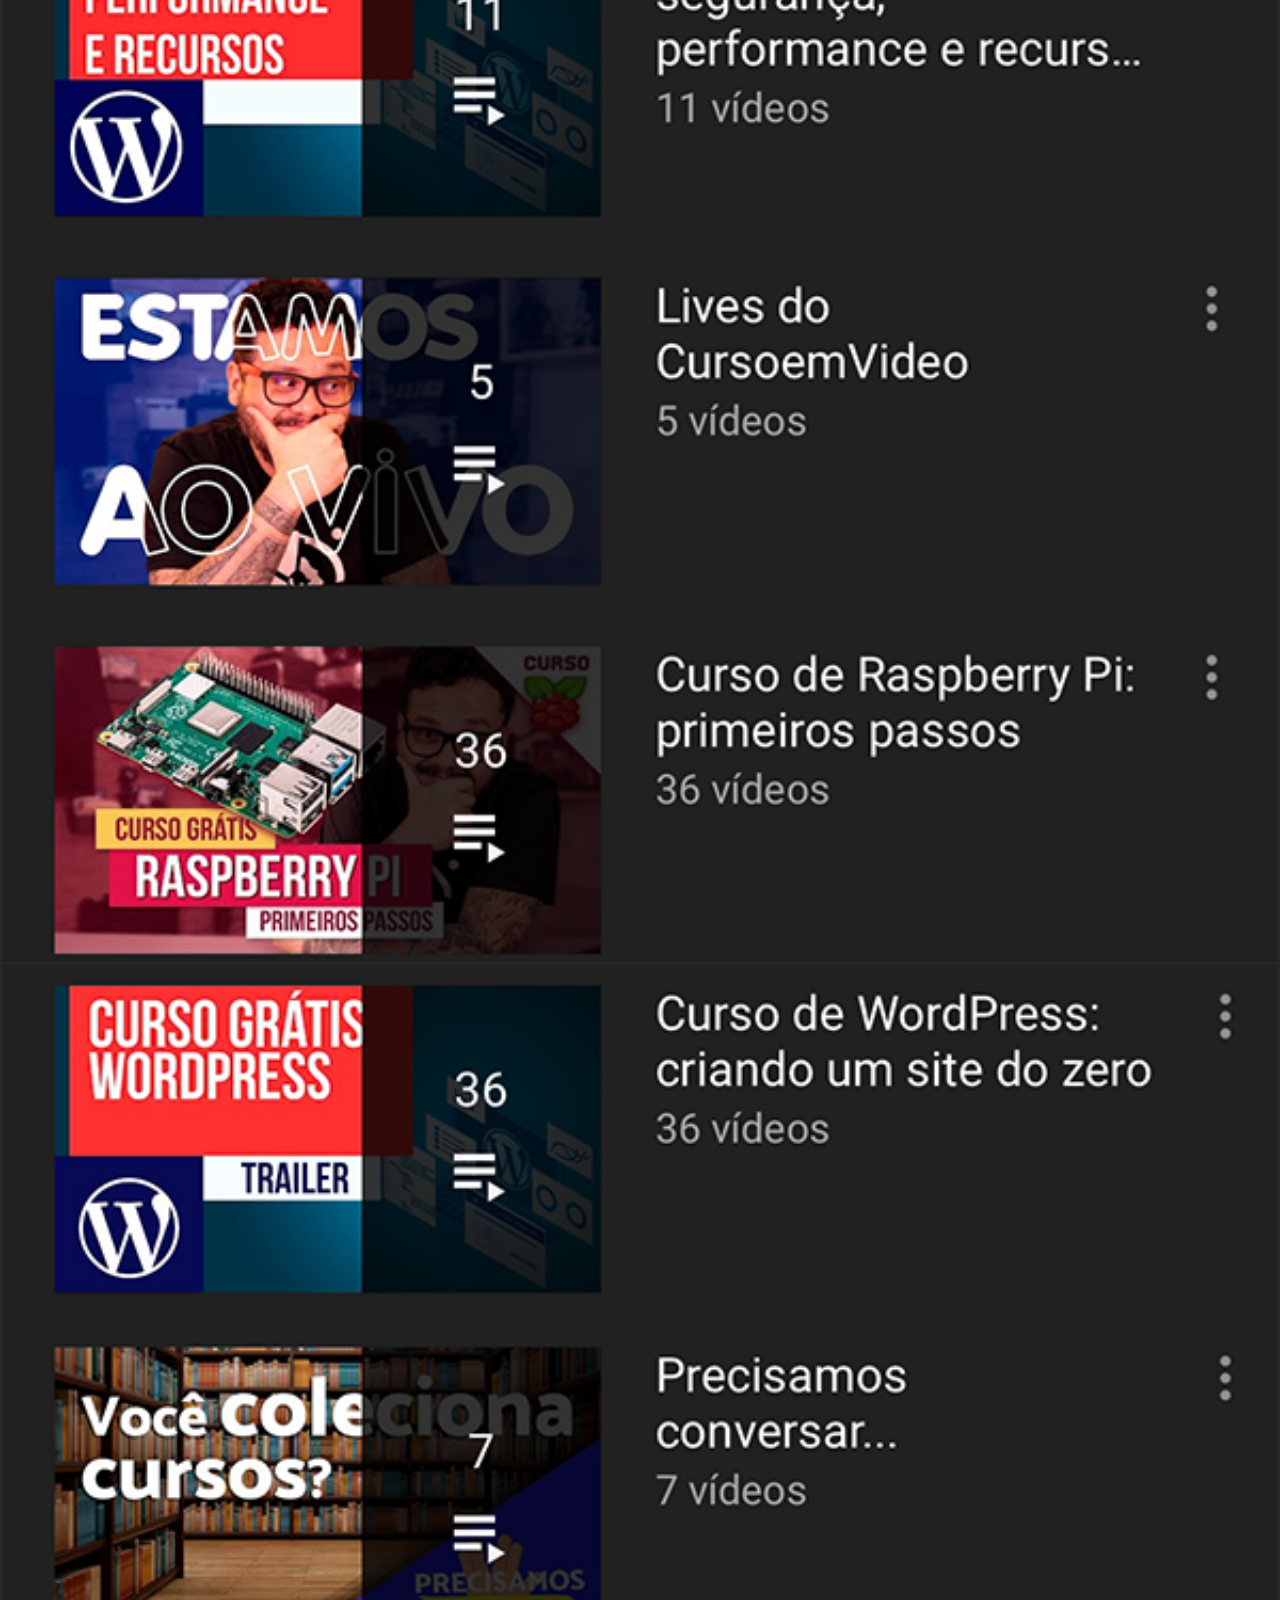
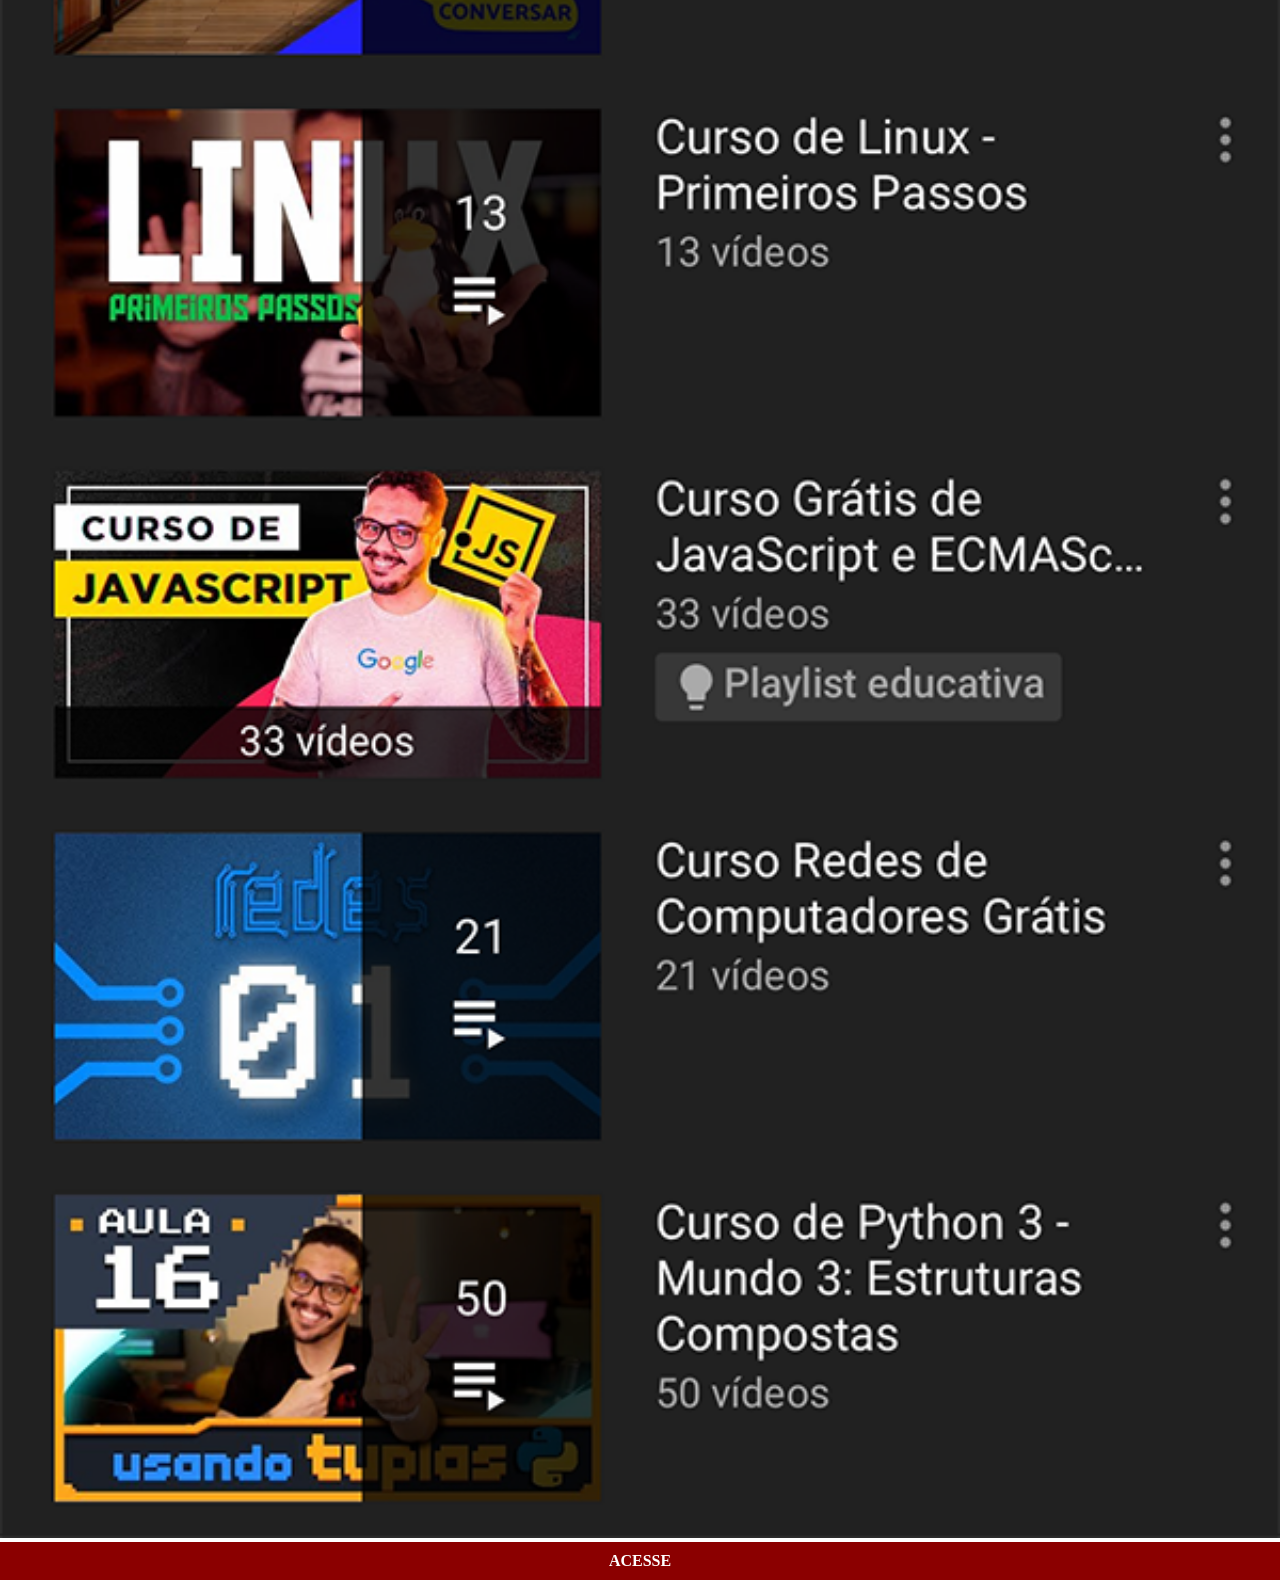
<file: youtube.html>
<!DOCTYPE html>
<html lang="pt-br">

<head>
    <meta charset="UTF-8">
    <meta name="viewport" content="width=device-width, initial-scale=1.0">
    <title>YouTube</title>
    <link rel="stylesheet" href="estilos/social.css">
</head>

<body>
    <img src="imagens/tela-youtube.png" alt="youtube">
    <a href="https://www.youtube.com/@cursoemvideo" target="_blank">ACESSE</a>
</body>

</html>
</file>
<file: estilos/style.css>
@charset "UTF-8";

* {
    margin: 0px;
    padding: 0px;
    font-family: Arial, Helvetica, sans-serif;
}

html, body {
    height: 100vh;
    width: 100vw;
    background-color: black;
}

body {
    background: url(../imagens/fundo-madeira.jpg) no-repeat top center;
    background-size: cover;
    background-attachment: fixed;
}

main {
    position: relative;
    height: 100vh;
}

section#telefone {
    position: absolute;
    top: 50%;
    left: 50%;
    transform: translate(-50%, -50%);
    height: 627px;
    width: 311px;
    background: url(../imagens/frame-iphone.png) no-repeat;
}

iframe#tela {
    position: relative;
    top: 80px;
    left: 22px;
    width: 267px;
    height: 471px;
}

section#redes-sociais{
    text-align: right;
}

section#redes-sociais img {
    width: 50px;
    margin: 10px;
    border-radius: 50%;
    box-shadow: 2px 2px 5px black;
    box-sizing: border-box;
}

section#redes-sociais img:hover{
    border: 2px solid rgba(255, 255, 255, 0.498);
    transform: translate(-3px, -3px);
    box-shadow: 5px 5px 10px black;
    transition: transform 0.5s, border 0.5s;
}
</file>
<file: estilos/social.css>
@charset "UTF-8";

* {
            margin: 0px;
            padding: 0px;
        }

        ::-webkit-scrollbar {
            width: 0px;
            height: 0px;
        }
        img {
            width: 100vw;

        }

        a {
            display: block;
            background-color: darkred;
            color: white;
            padding: 10px;
            text-align: center;
            font-weight: bolder;
            text-decoration: none;
        }

        a:hover{
            background-color: red;
        }
</file>
